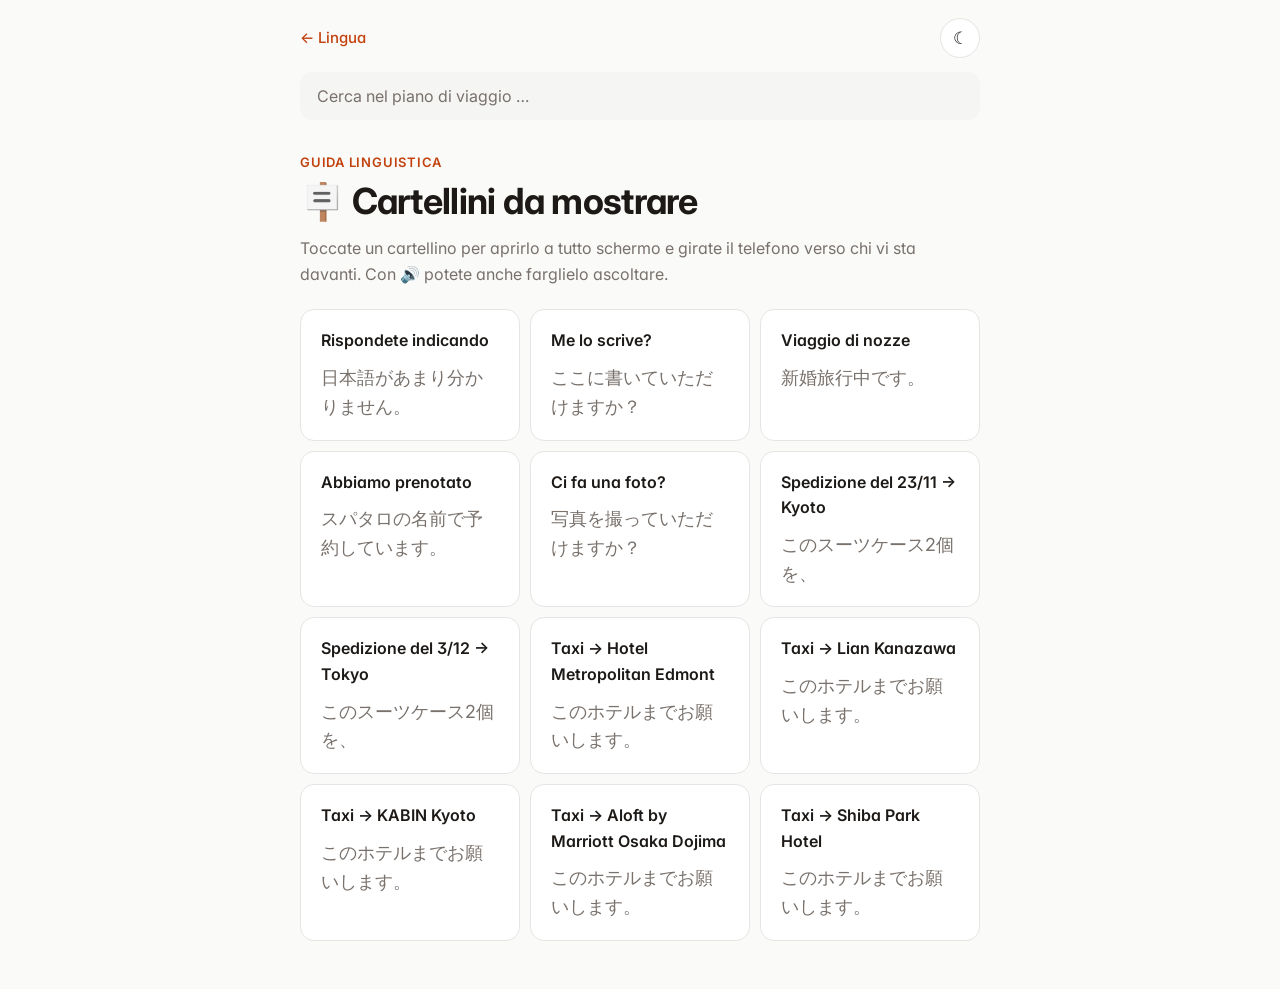
<file: cartellini.html>
<!doctype html>
<html lang="it">
<head>
<meta charset="utf-8">
<meta name="viewport" content="width=device-width, initial-scale=1, viewport-fit=cover">
<title>Cartellini — Giapponese</title>
<script>try{var t=localStorage.getItem("theme");if(t)document.documentElement.setAttribute("data-theme",t);}catch(e){}</script>
<link rel="icon" href="data:image/svg+xml,%3Csvg xmlns='http://www.w3.org/2000/svg' viewBox='0 0 10 10'%3E%3Ccircle cx='5' cy='5' r='4' fill='%23c2410c'/%3E%3C/svg%3E">
<link rel="preconnect" href="https://fonts.gstatic.com" crossorigin>
<link href="https://fonts.googleapis.com/css2?family=Inter:wght@400;500;600;700&display=swap" rel="stylesheet">
<link rel="stylesheet" href="style.css">
</head>
<body>

<header class="top top-sm">
  <div class="top-bar">
    <a href="lingua.html" class="back">← Lingua</a>
    <button id="theme-toggle" class="icon-btn" type="button" aria-label="Cambia tema"></button>
  </div>
  <div id="global-search" class="global-search"></div>
</header>
<main>
  <div class="day-header">
    <div class="eyebrow">Guida linguistica</div>
    <h1>🪧 Cartellini da mostrare</h1>
    <p class="lg-intro">Toccate un cartellino per aprirlo a tutto schermo e girate il telefono verso chi vi sta davanti. Con 🔊 potete anche farglielo ascoltare.</p>
  </div>
  <div id="lg-cardlist" class="lg-cardlinks"></div>
</main>

<div id="lg-overlay" class="lg-overlay" hidden>
  <div id="lg-ov-body" class="lg-ov-body"></div>
  <div class="lg-ov-bar">
    <button type="button" id="lg-ov-say" class="link-btn" data-say="">🔊 Fai ascoltare</button>
    <button type="button" id="lg-ov-close" class="link-btn">✕ Chiudi</button>
  </div>
</div>

<script src="data.js"></script>
<script src="app.js"></script>
<script src="lingua-data.js"></script>
<script src="lingua.js"></script>
<script>lgInit(); renderCartellini(); renderSearch(); initTheme();</script>
</body>
</html>
</file>
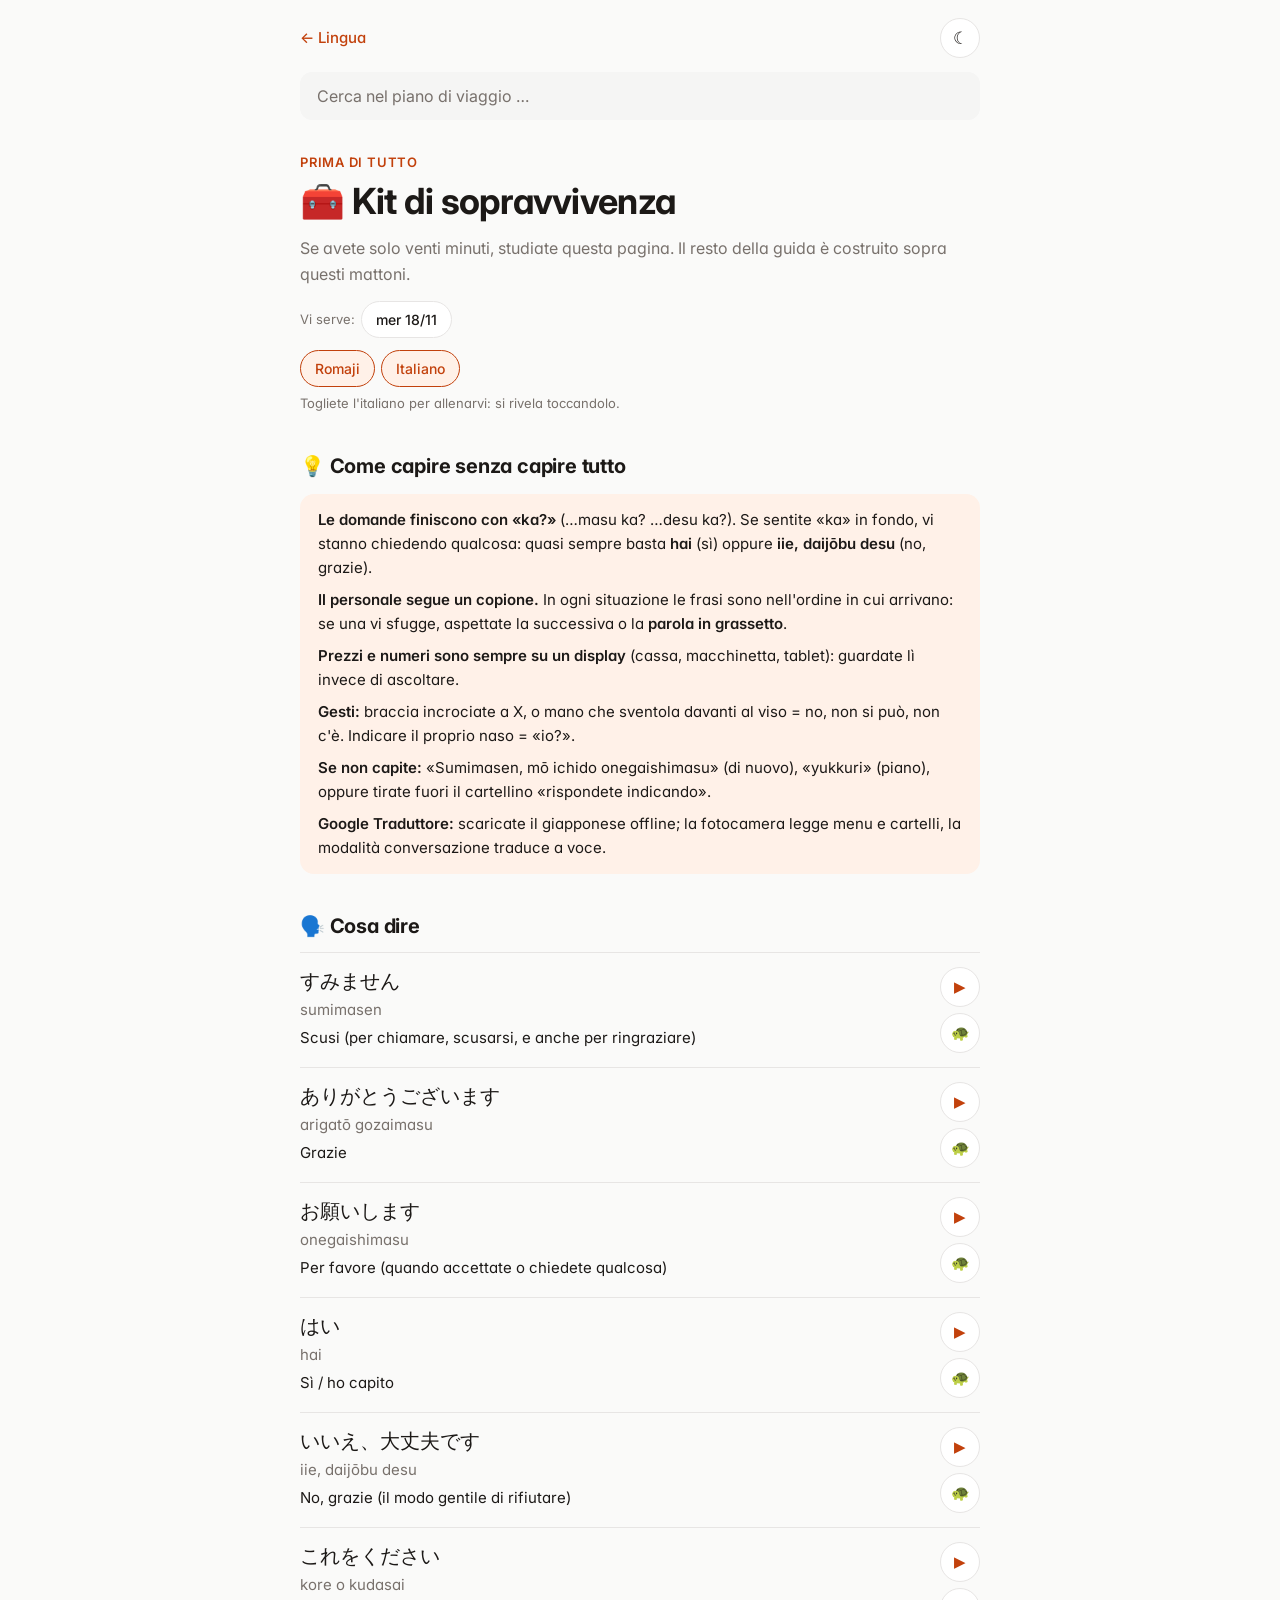
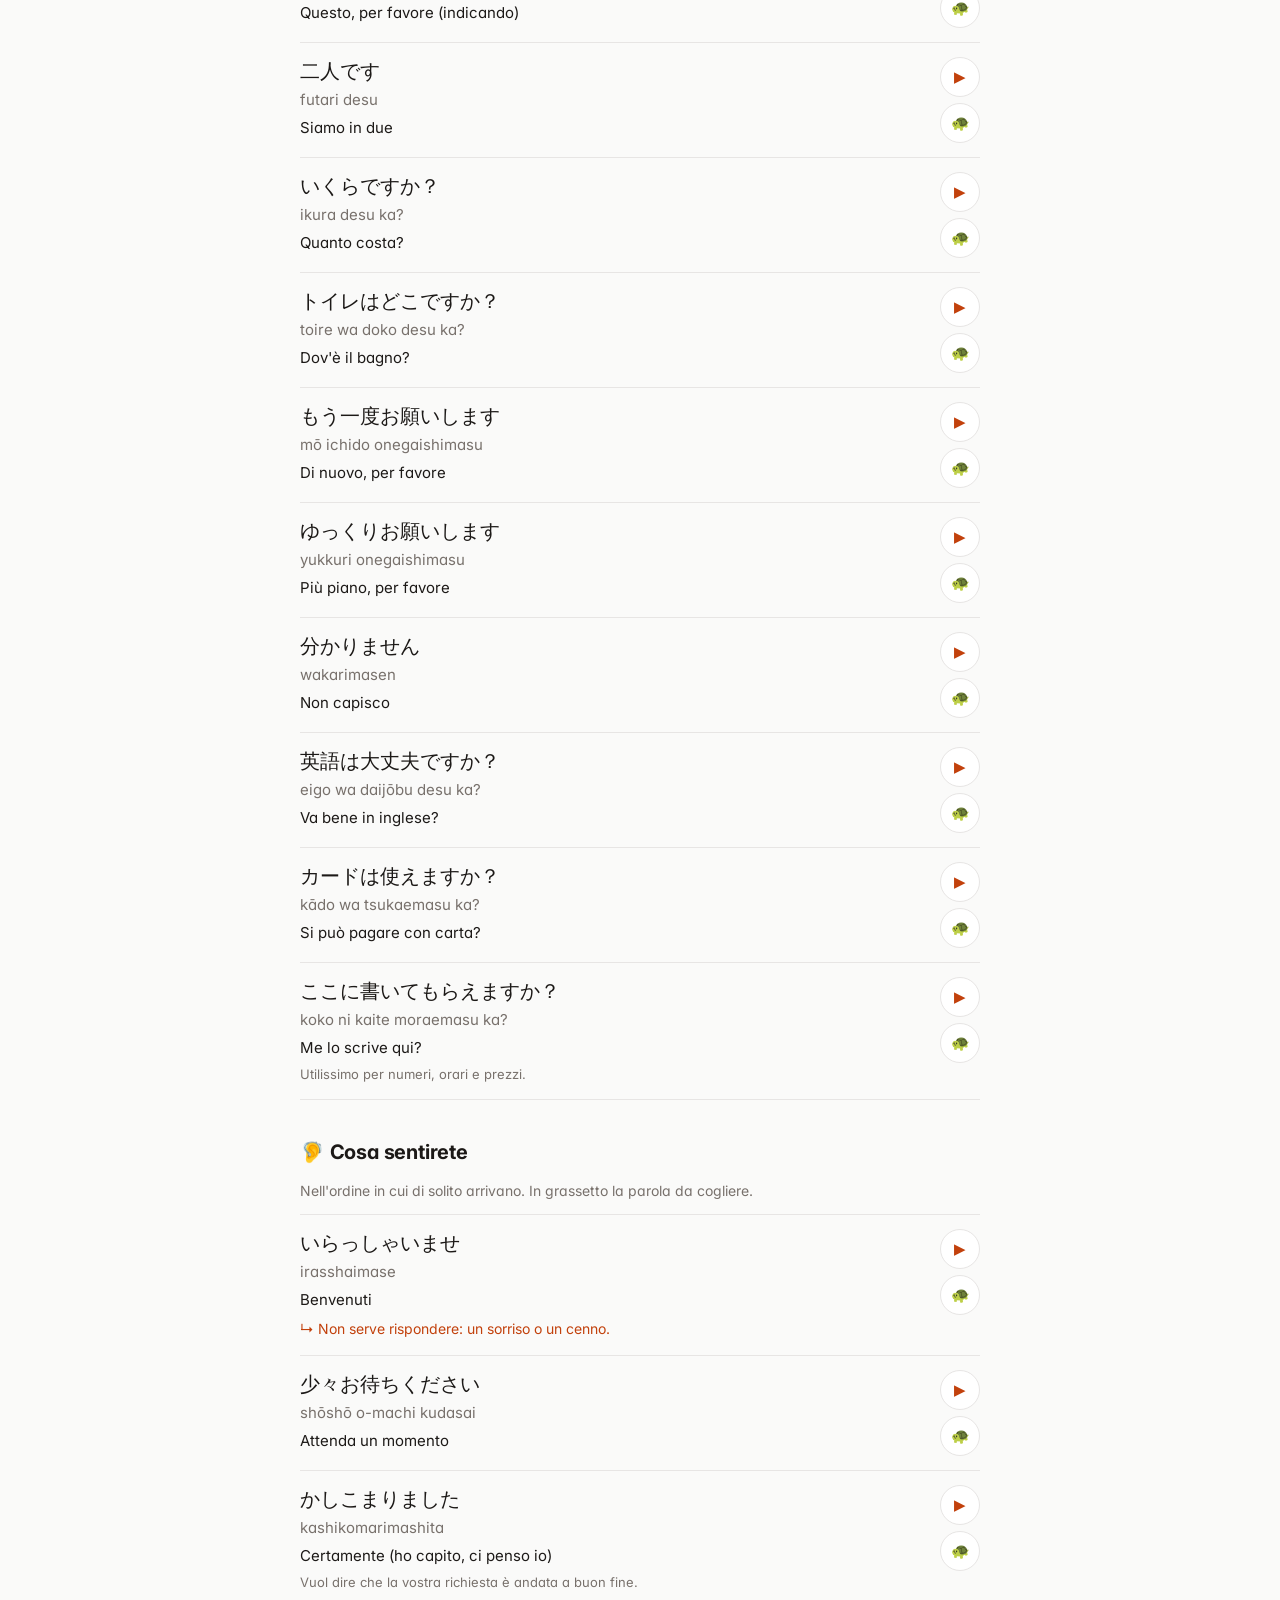
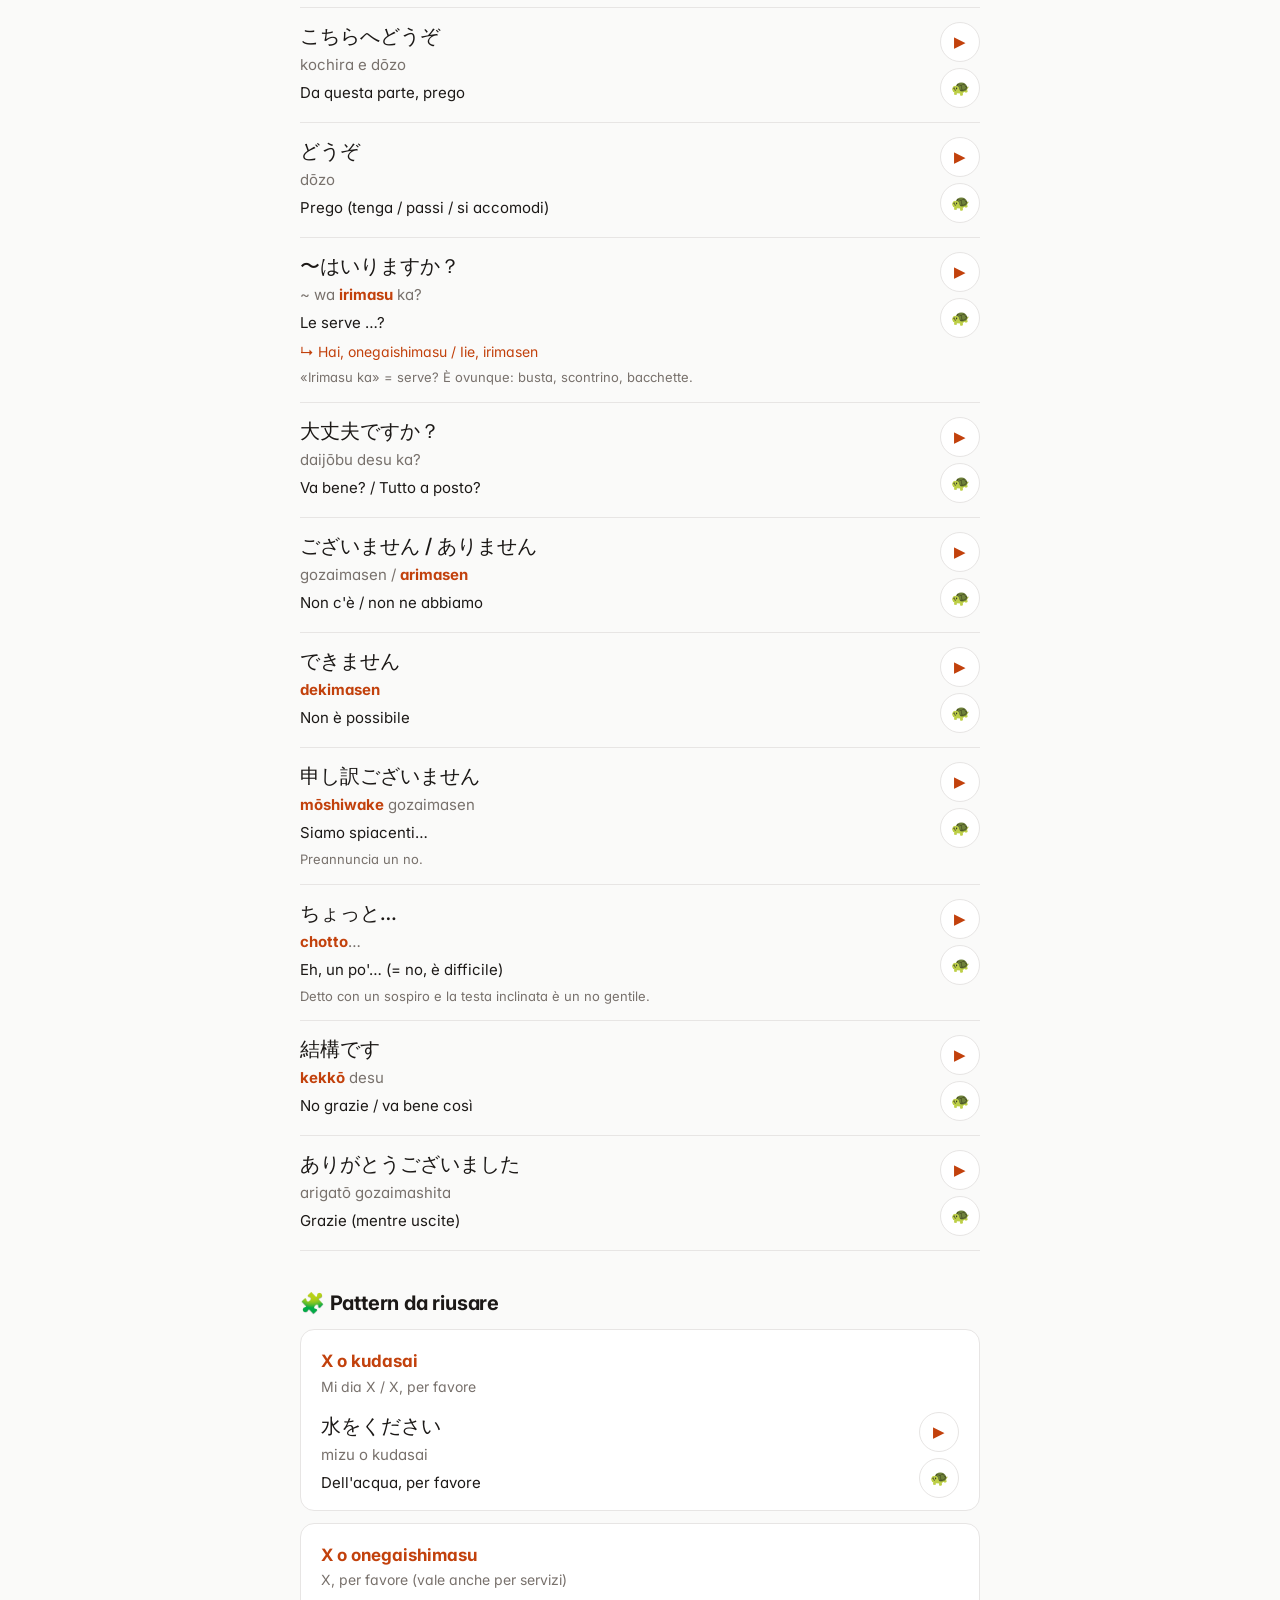
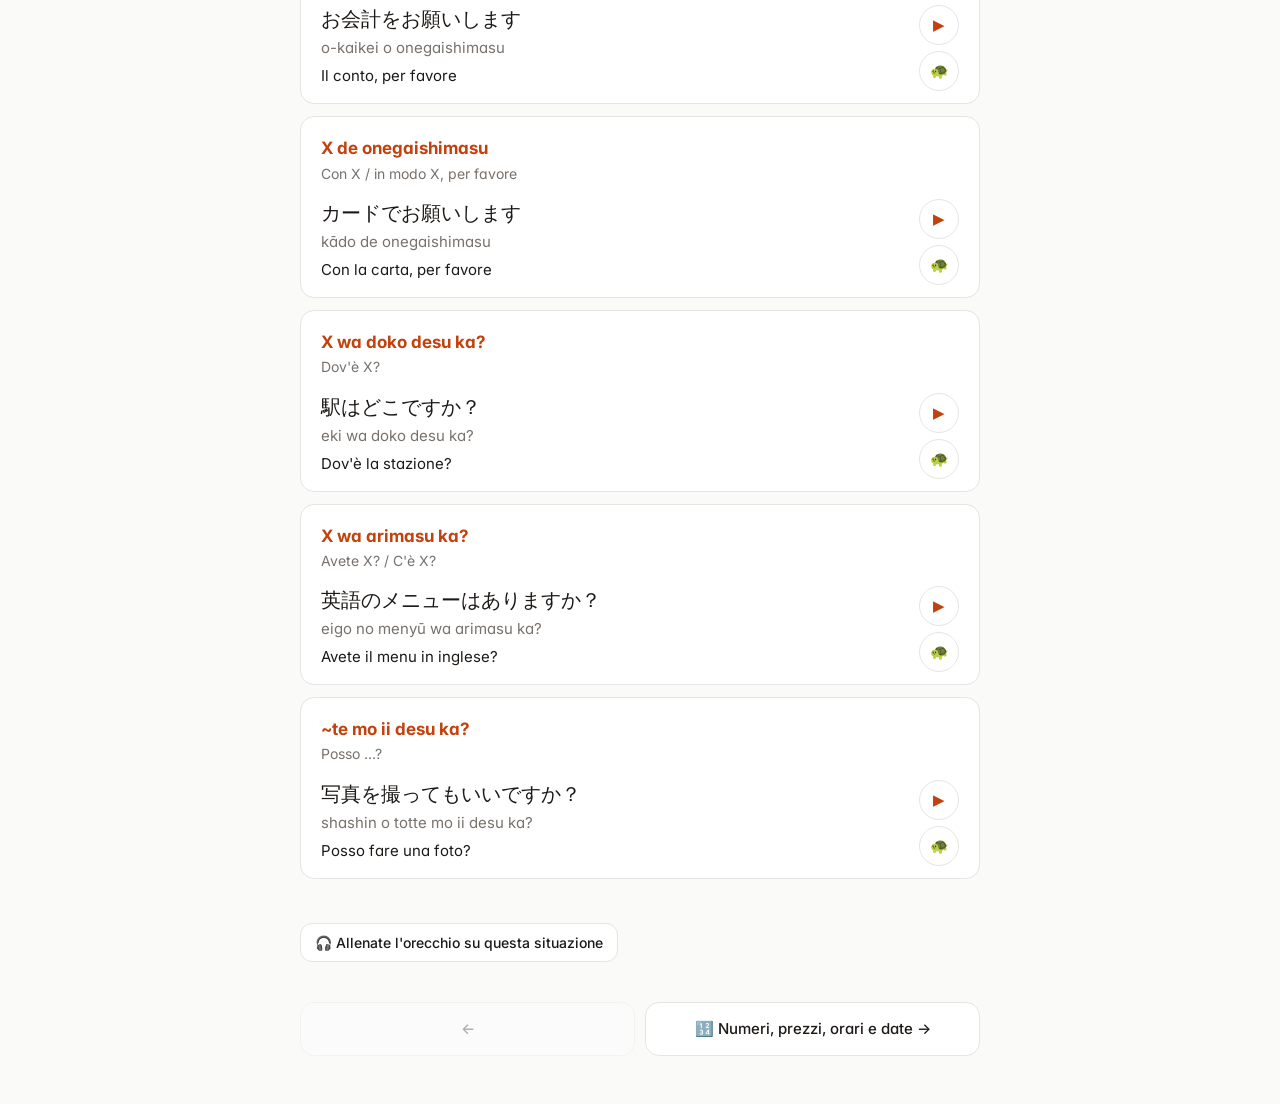
<file: frasi.html>
<!doctype html>
<html lang="it">
<head>
<meta charset="utf-8">
<meta name="viewport" content="width=device-width, initial-scale=1, viewport-fit=cover">
<title>Frasi — Giapponese</title>
<script>try{var t=localStorage.getItem("theme");if(t)document.documentElement.setAttribute("data-theme",t);}catch(e){}</script>
<link rel="icon" href="data:image/svg+xml,%3Csvg xmlns='http://www.w3.org/2000/svg' viewBox='0 0 10 10'%3E%3Ccircle cx='5' cy='5' r='4' fill='%23c2410c'/%3E%3C/svg%3E">
<link rel="preconnect" href="https://fonts.gstatic.com" crossorigin>
<link href="https://fonts.googleapis.com/css2?family=Inter:wght@400;500;600;700&display=swap" rel="stylesheet">
<link rel="stylesheet" href="style.css">
</head>
<body>

<header class="top top-sm">
  <div class="top-bar">
    <a href="lingua.html" class="back">← Lingua</a>
    <button id="theme-toggle" class="icon-btn" type="button" aria-label="Cambia tema"></button>
  </div>
  <div id="global-search" class="global-search"></div>
</header>
<main>
  <div class="day-header">
    <div class="eyebrow" id="lg-eyebrow"></div>
    <h1 id="lg-title"></h1>
    <p class="lg-intro" id="lg-intro"></p>
    <div class="chips lg-days" id="lg-days"></div>
  </div>

  <div id="lg-voice" class="callout" hidden></div>
  <div class="chips lg-toggles" id="lg-toggles"></div>

  <div id="lg-body"></div>

  <nav class="day-nav">
    <a id="nav-prev" href="#">←</a>
    <a id="nav-next" href="#">→</a>
  </nav>
</main>

<script src="data.js"></script>
<script src="app.js"></script>
<script src="lingua-data.js"></script>
<script src="lingua.js"></script>
<script>lgInit(); renderSituazione(); renderSearch(); initTheme();</script>
</body>
</html>
</file>
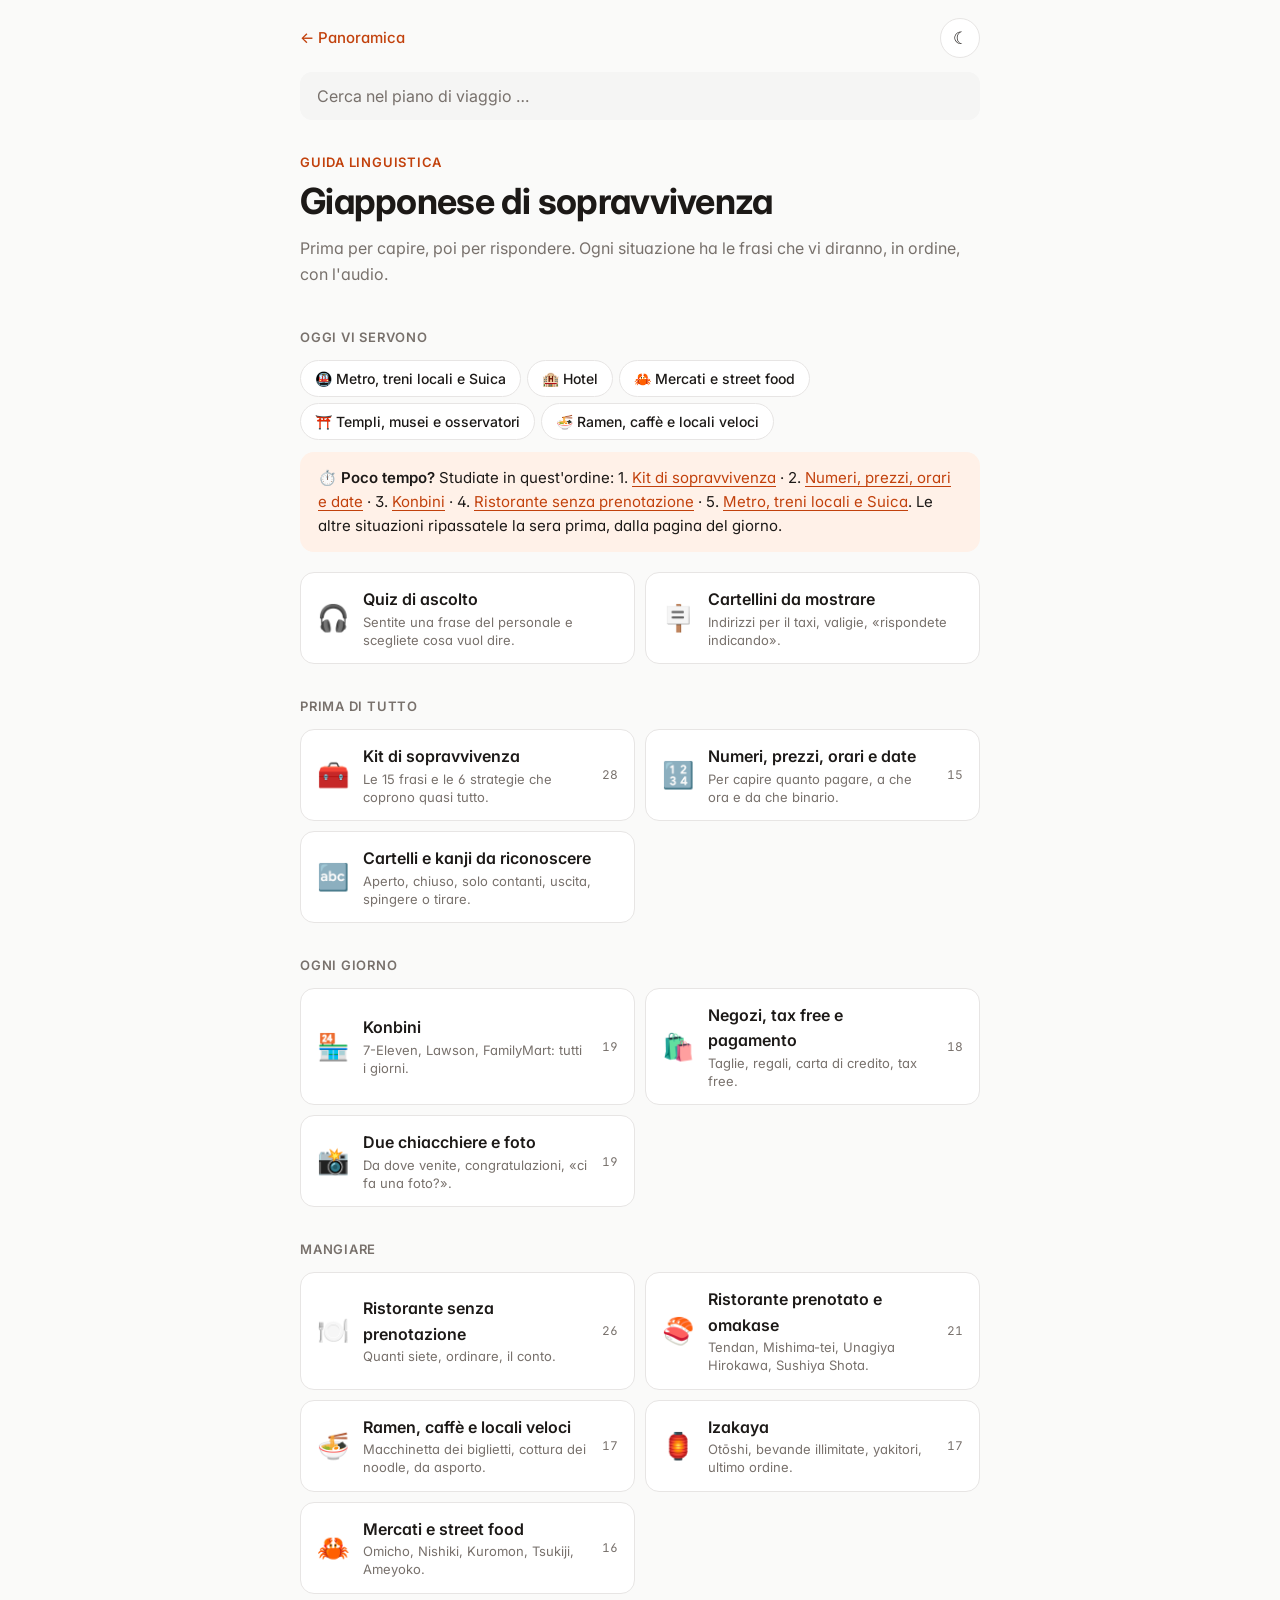
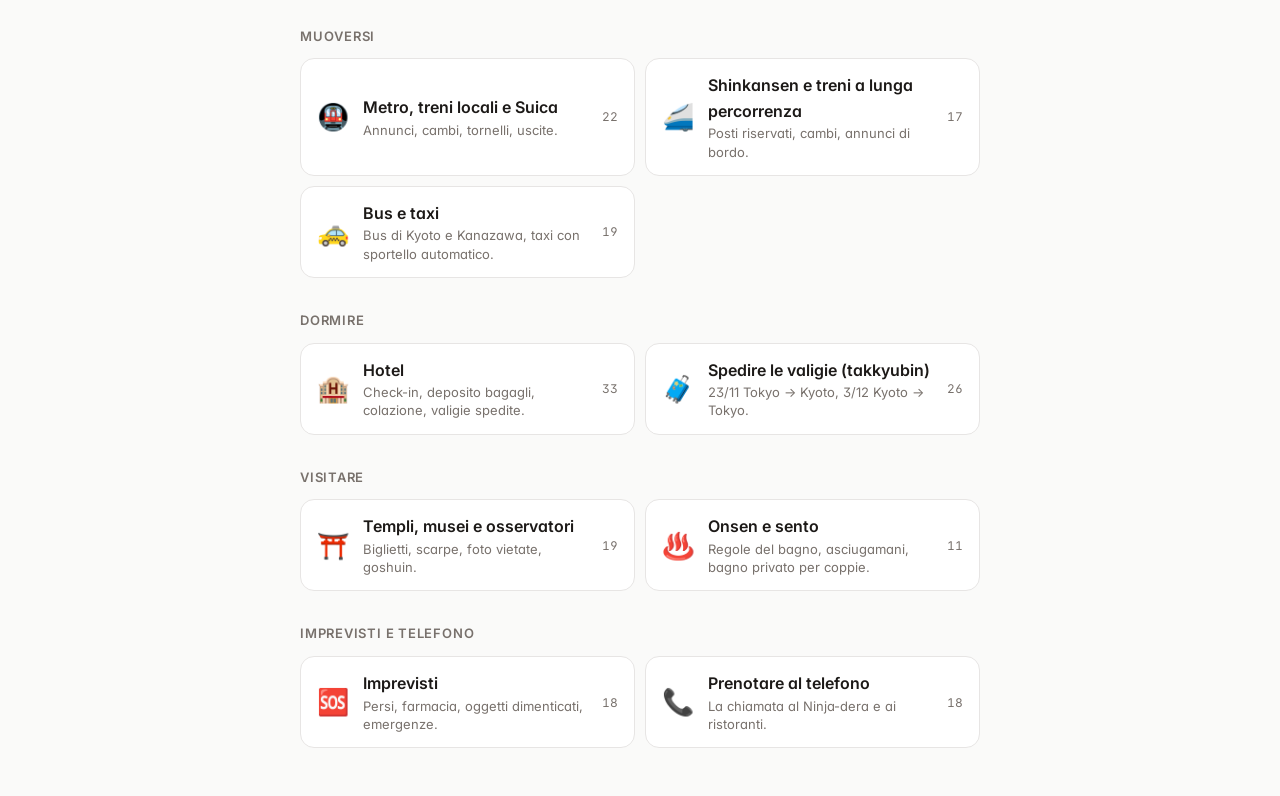
<file: lingua.html>
<!doctype html>
<html lang="it">
<head>
<meta charset="utf-8">
<meta name="viewport" content="width=device-width, initial-scale=1, viewport-fit=cover">
<title>Giapponese di sopravvivenza</title>
<script>try{var t=localStorage.getItem("theme");if(t)document.documentElement.setAttribute("data-theme",t);}catch(e){}</script>
<link rel="icon" href="data:image/svg+xml,%3Csvg xmlns='http://www.w3.org/2000/svg' viewBox='0 0 10 10'%3E%3Ccircle cx='5' cy='5' r='4' fill='%23c2410c'/%3E%3C/svg%3E">
<link rel="preconnect" href="https://fonts.gstatic.com" crossorigin>
<link href="https://fonts.googleapis.com/css2?family=Inter:wght@400;500;600;700&display=swap" rel="stylesheet">
<link rel="stylesheet" href="style.css">
</head>
<body>

<header class="top top-sm">
  <div class="top-bar">
    <a href="index.html" class="back">← Panoramica</a>
    <button id="theme-toggle" class="icon-btn" type="button" aria-label="Cambia tema"></button>
  </div>
  <div id="global-search" class="global-search"></div>
</header>
<main>
  <div class="day-header">
    <div class="eyebrow">Guida linguistica</div>
    <h1>Giapponese di sopravvivenza</h1>
    <p class="subtitle">Prima per capire, poi per rispondere. Ogni situazione ha le frasi che vi diranno, in ordine, con l'audio.</p>
  </div>

  <div id="lg-voice" class="callout" hidden></div>
  <div id="lg-oggi"></div>
  <div class="callout" id="lg-prio"></div>

  <div class="lg-tools">
    <a class="card lg-tool" href="quiz.html"><span class="lg-sit-e">🎧</span><span class="lg-sit-b"><b>Quiz di ascolto</b><span>Sentite una frase del personale e scegliete cosa vuol dire.</span></span></a>
    <a class="card lg-tool" href="cartellini.html"><span class="lg-sit-e">🪧</span><span class="lg-sit-b"><b>Cartellini da mostrare</b><span>Indirizzi per il taxi, valigie, «rispondete indicando».</span></span></a>
  </div>

  <div id="lg-groups"></div>
</main>

<script src="data.js"></script>
<script src="app.js"></script>
<script src="lingua-data.js"></script>
<script src="lingua.js"></script>
<script>lgInit(); renderLinguaIndex(); renderSearch(); initTheme();</script>
</body>
</html>
</file>
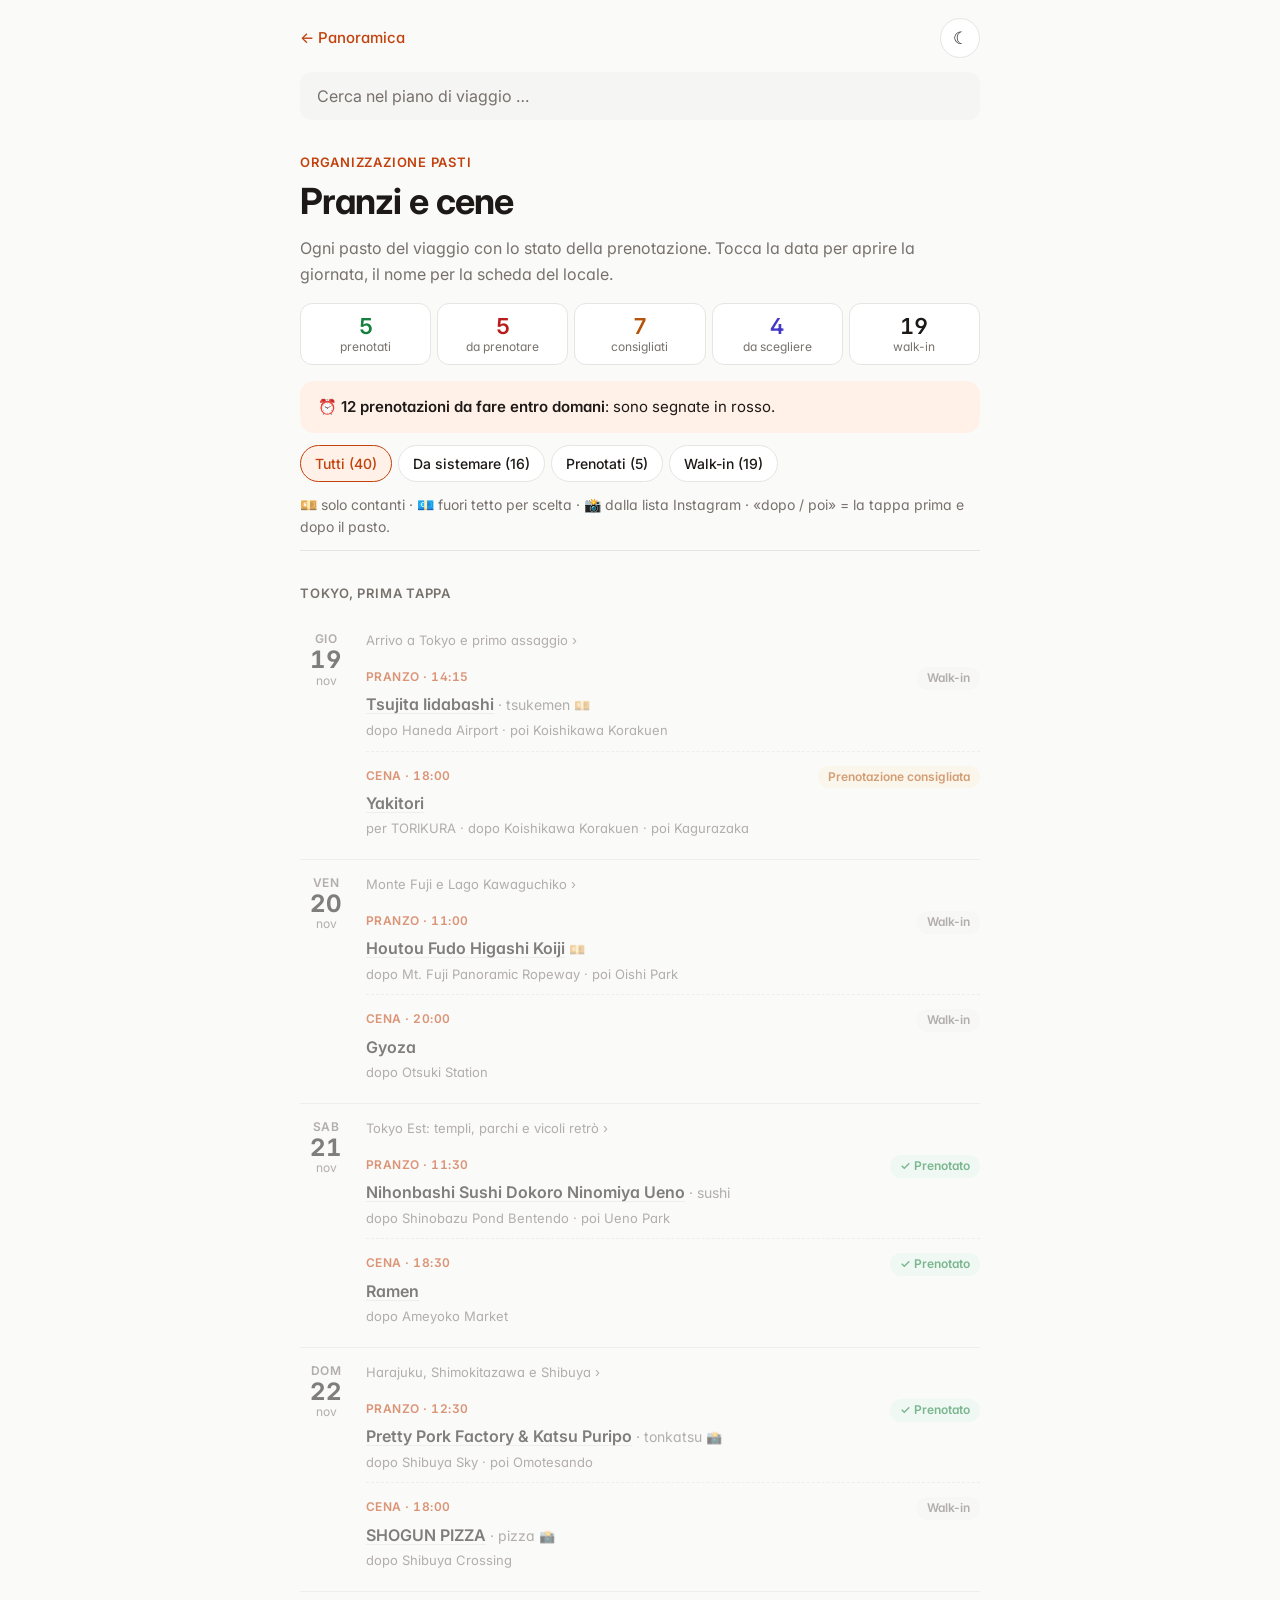
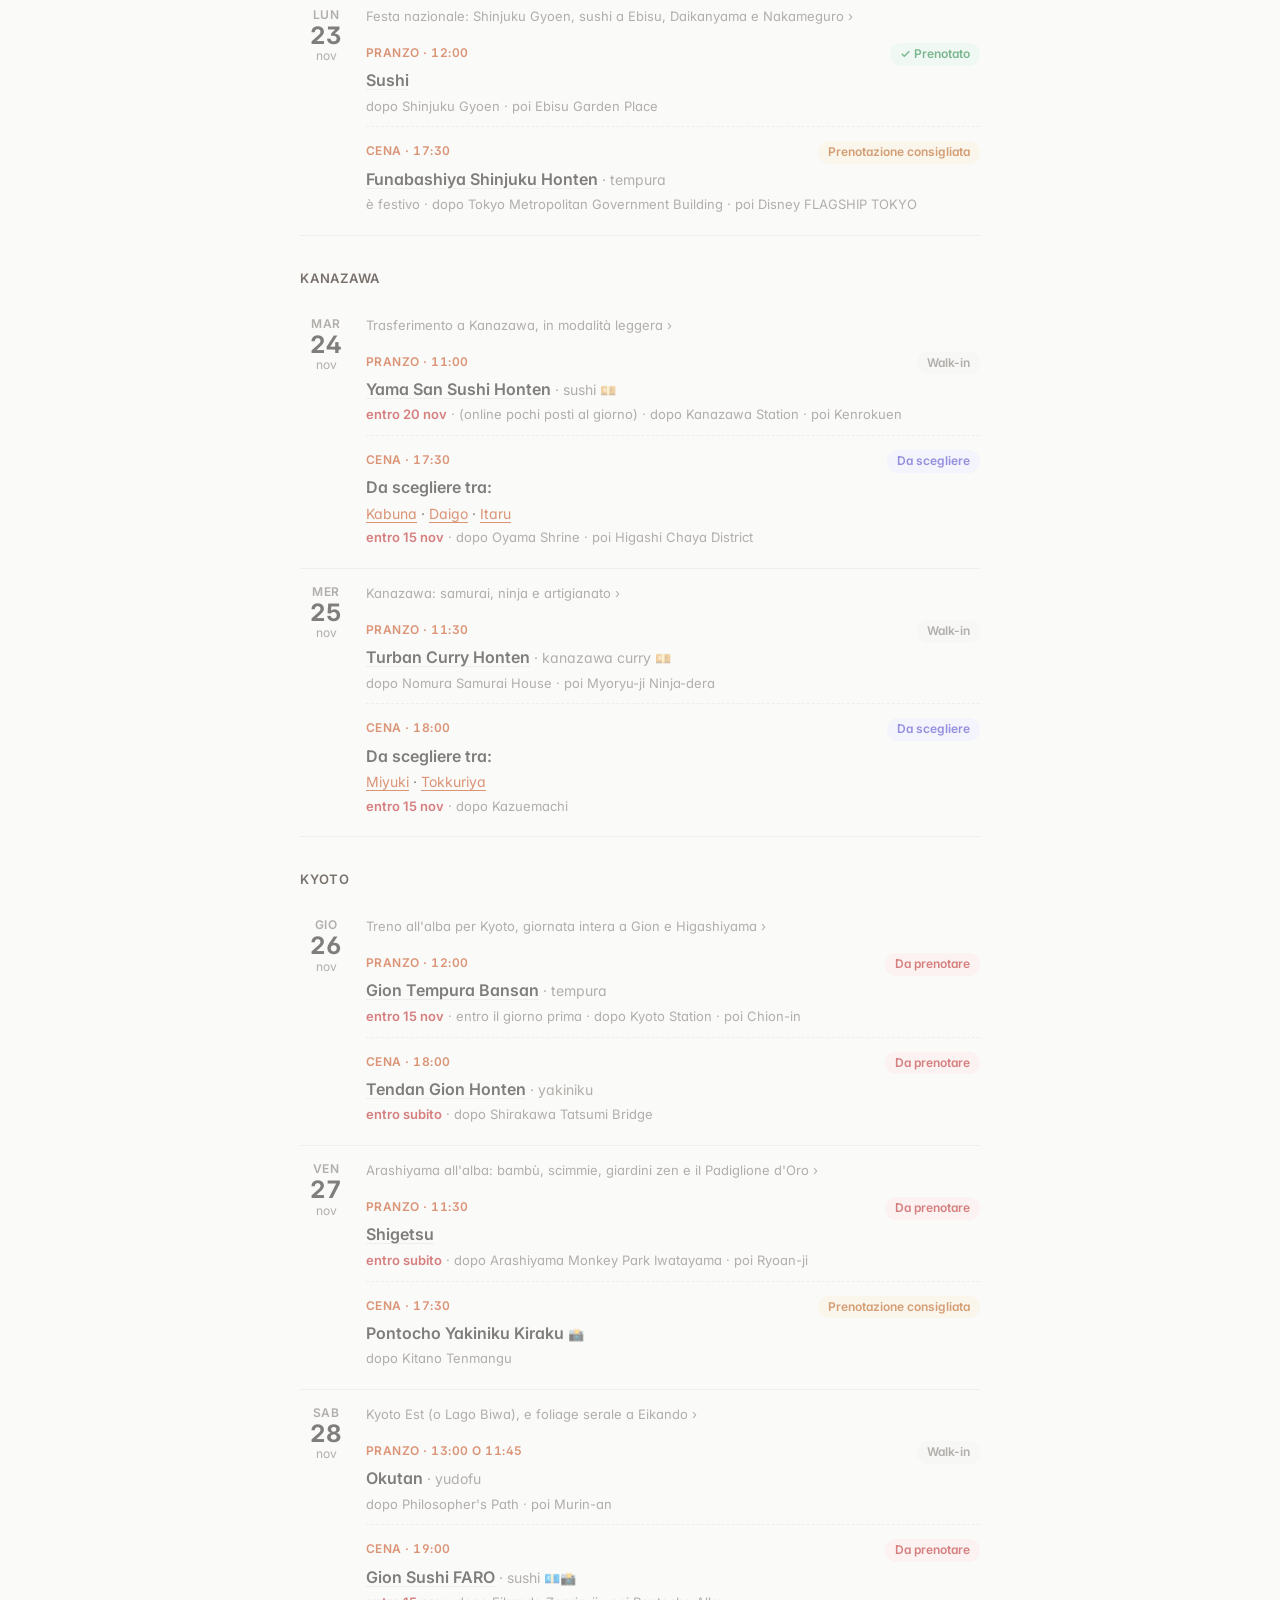
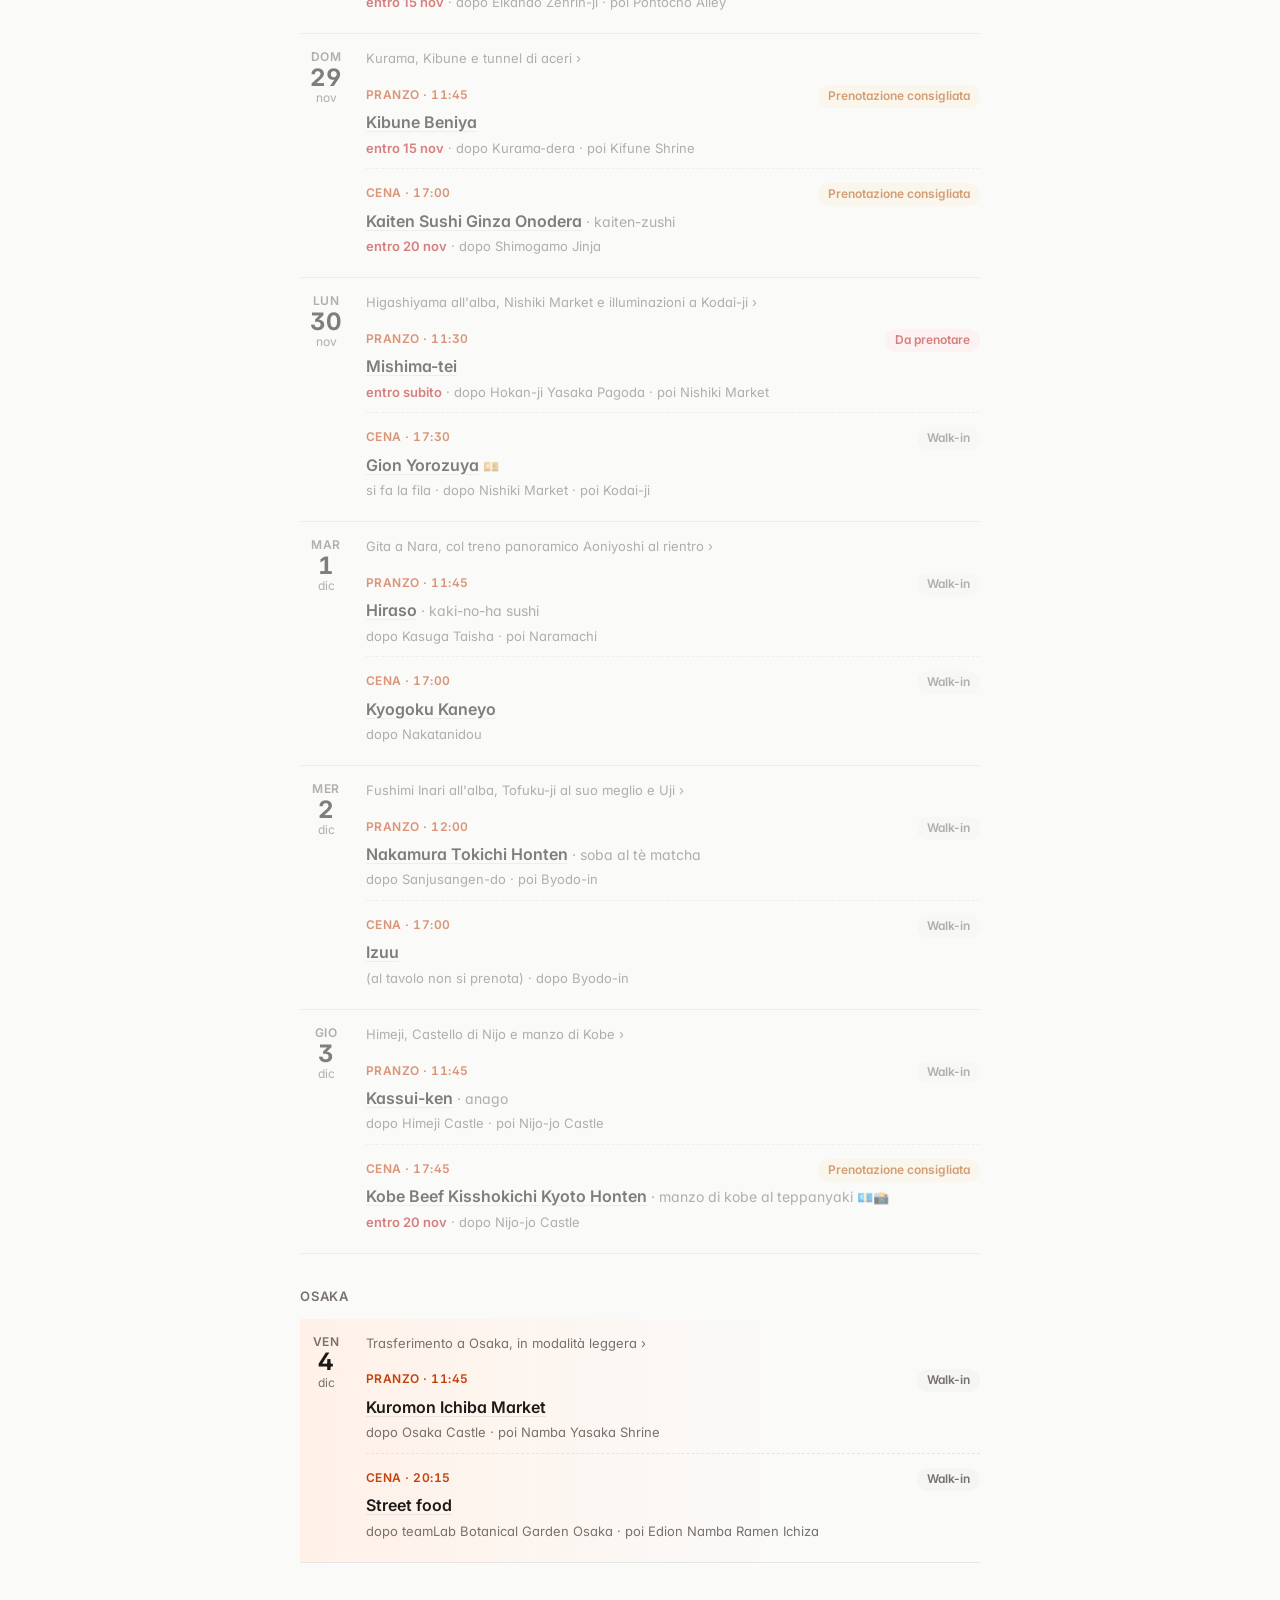
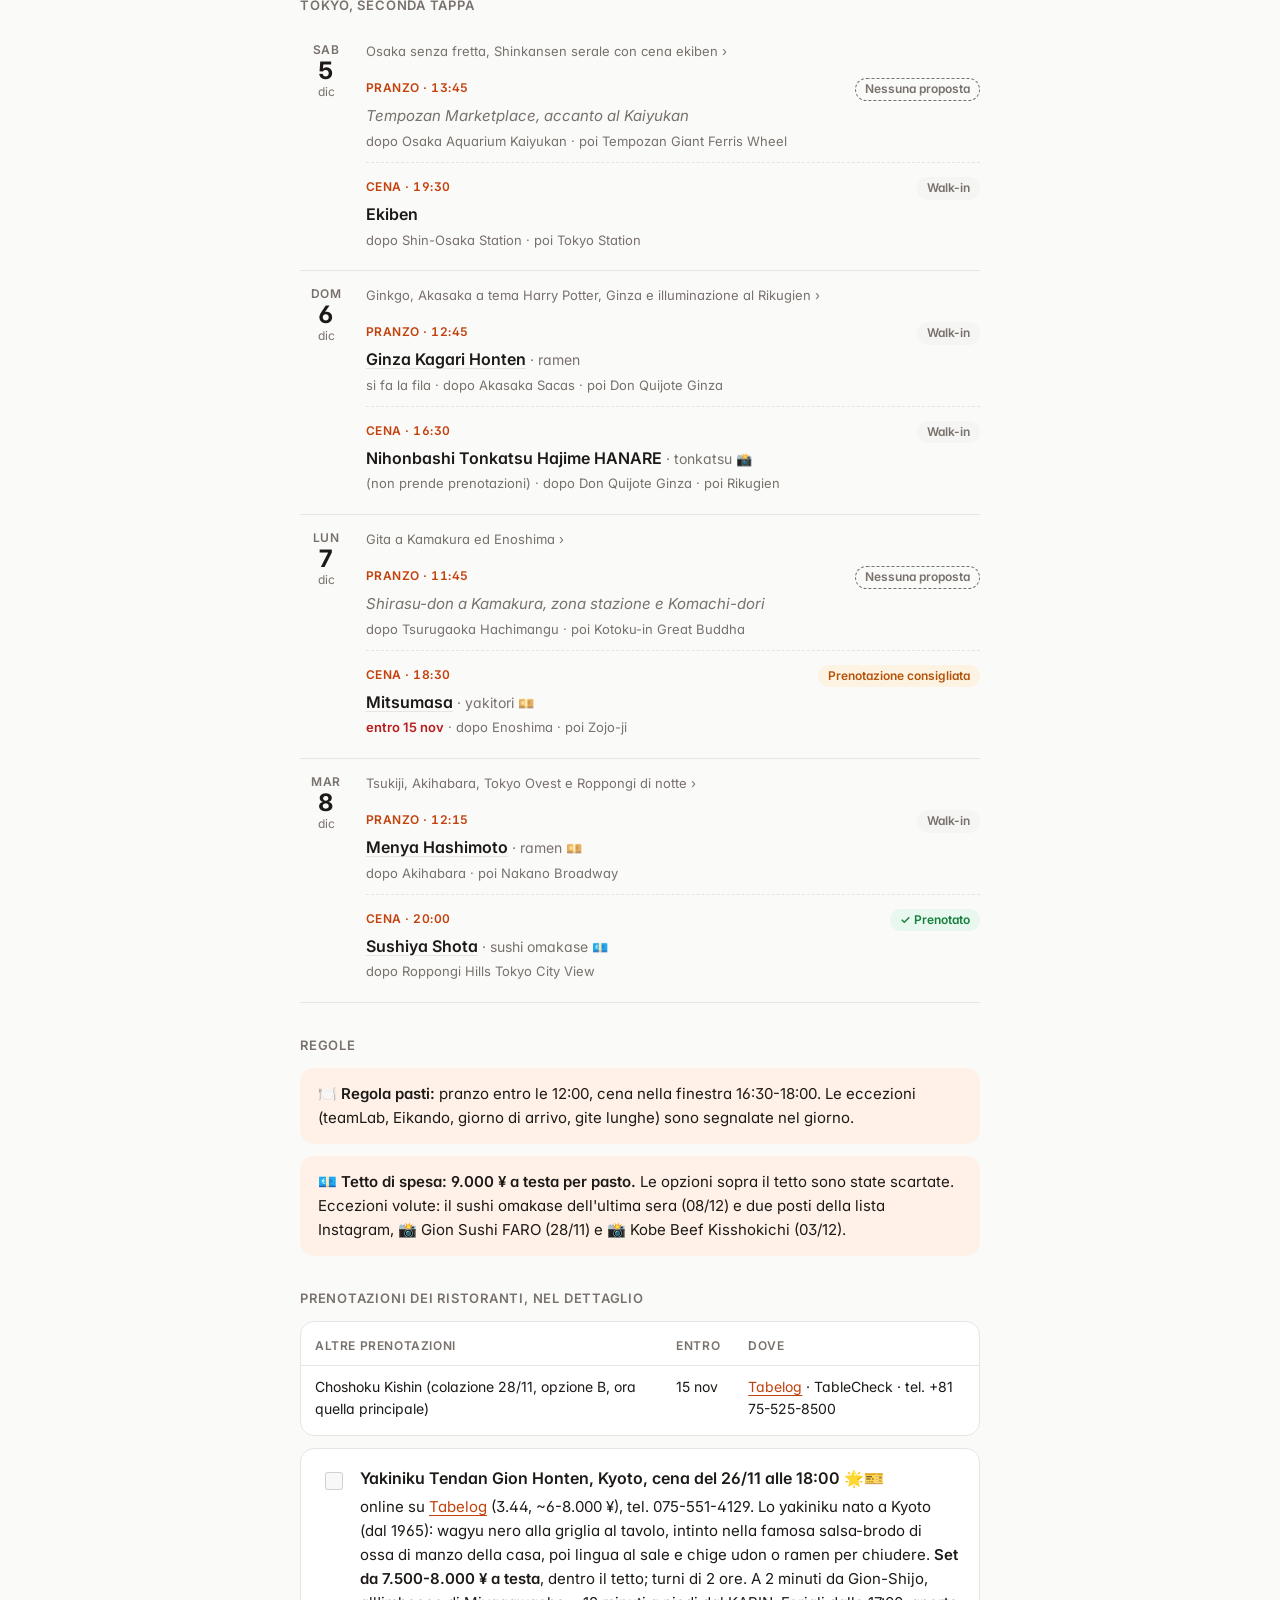
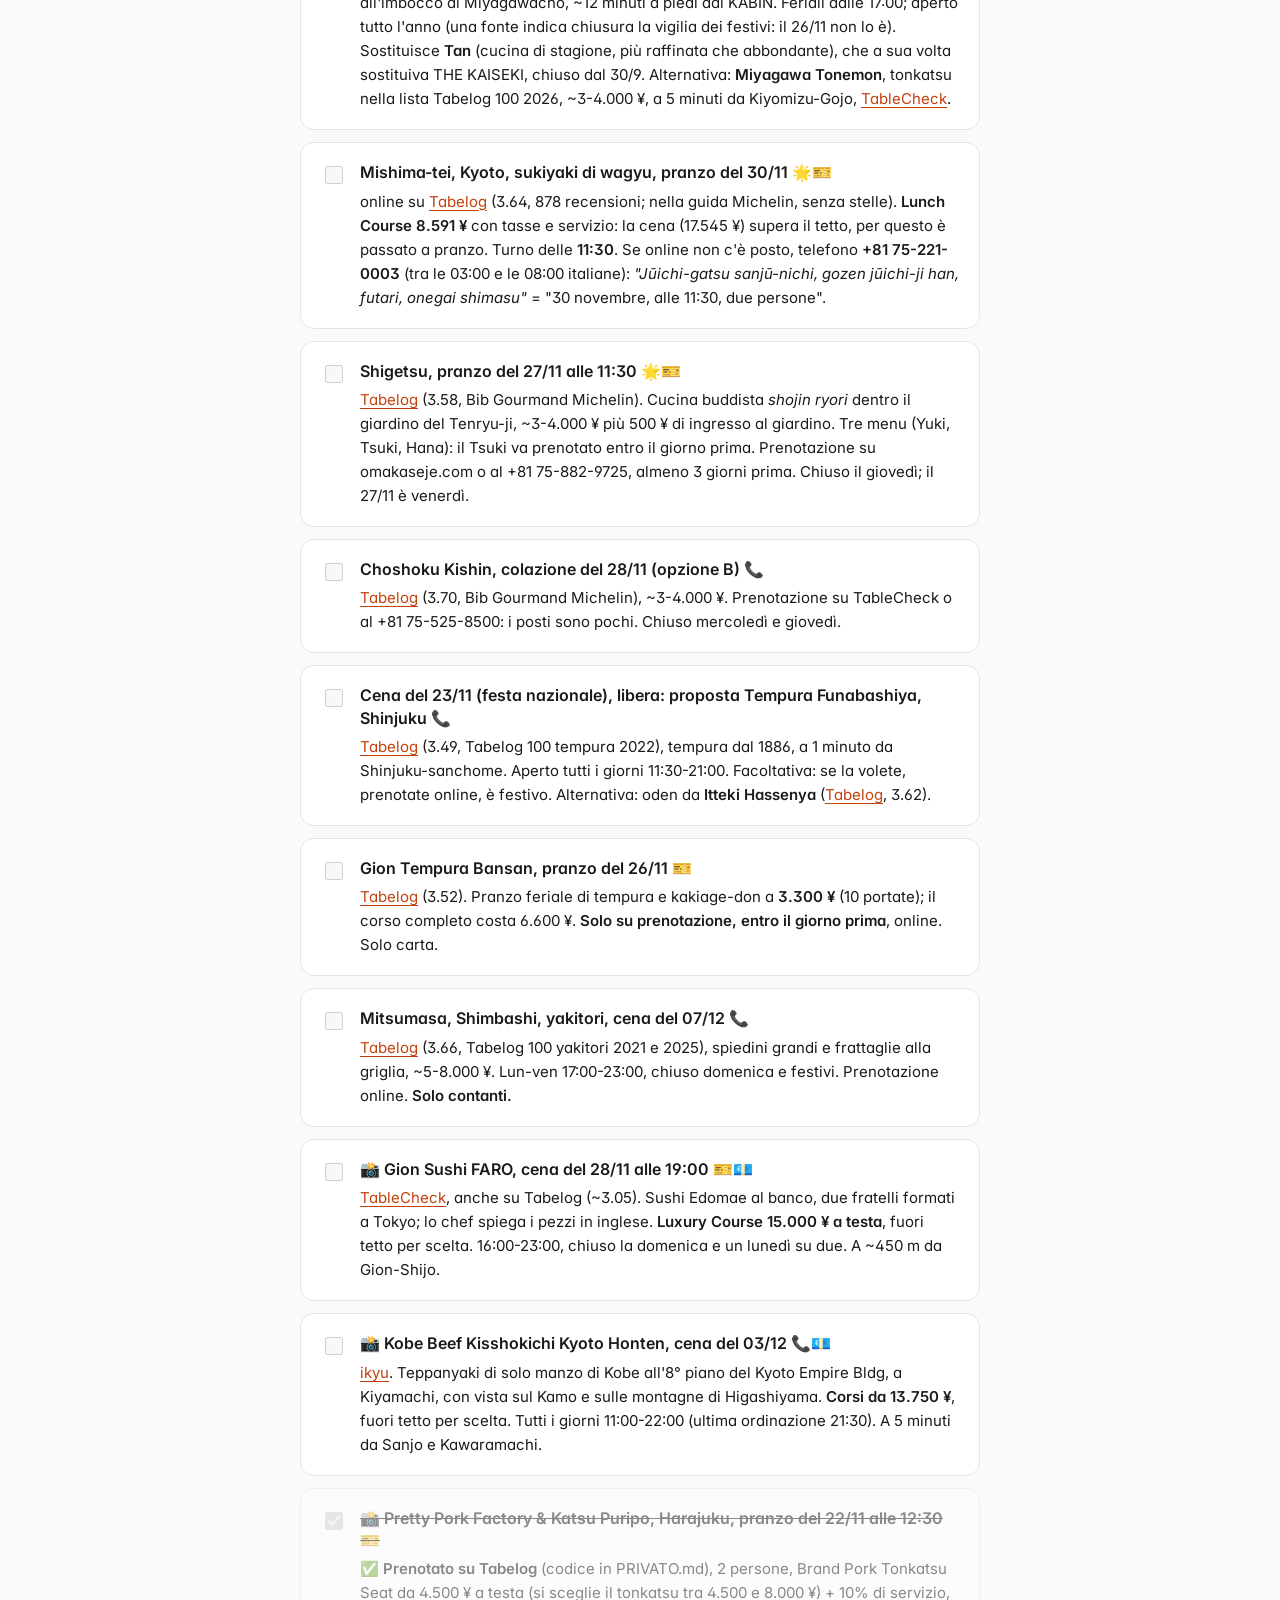
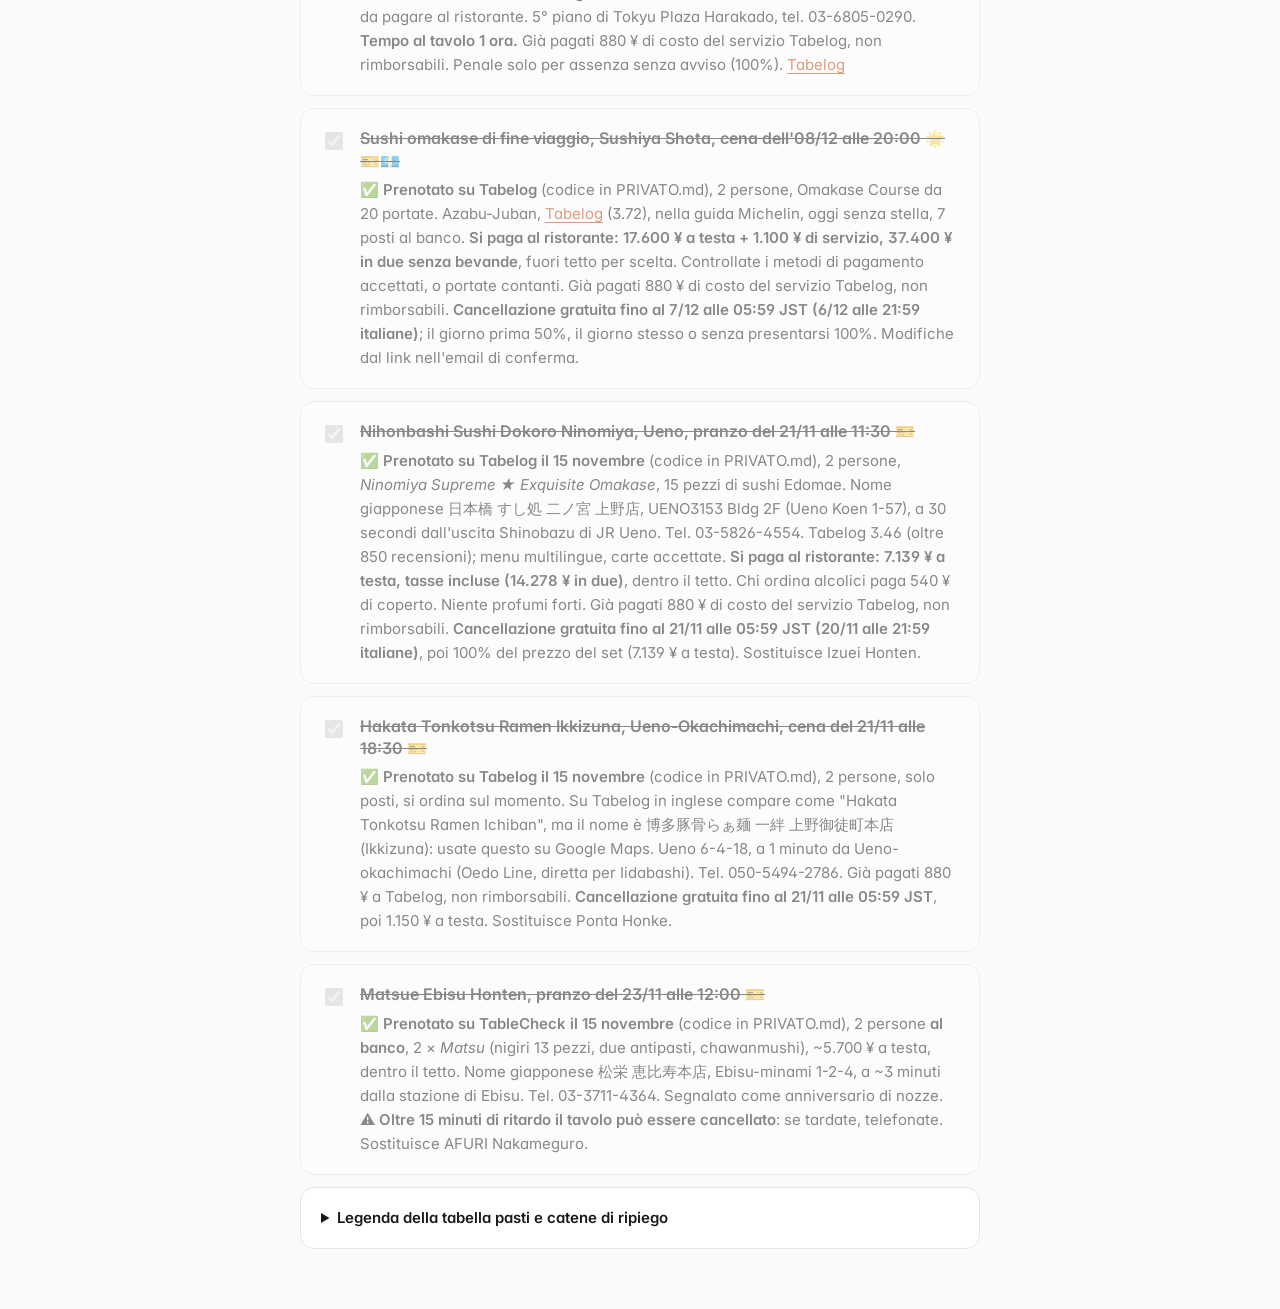
<file: pasti.html>
<!doctype html>
<html lang="it">
<head>
<meta charset="utf-8">
<meta name="viewport" content="width=device-width, initial-scale=1, viewport-fit=cover">
<title>Pasti — Giappone</title>
<script>try{var t=localStorage.getItem("theme");if(t)document.documentElement.setAttribute("data-theme",t);}catch(e){}</script>
<link rel="icon" href="data:image/svg+xml,%3Csvg xmlns='http://www.w3.org/2000/svg' viewBox='0 0 10 10'%3E%3Ccircle cx='5' cy='5' r='4' fill='%23c2410c'/%3E%3C/svg%3E">
<link rel="preconnect" href="https://fonts.gstatic.com" crossorigin>
<link href="https://fonts.googleapis.com/css2?family=Inter:wght@400;500;600;700&display=swap" rel="stylesheet">
<link rel="stylesheet" href="style.css">
</head>
<body>

<header class="top top-sm">
  <div class="top-bar">
    <a href="index.html" class="back">← Panoramica</a>
    <button id="theme-toggle" class="icon-btn" type="button" aria-label="Cambia tema"></button>
  </div>
  <div id="global-search" class="global-search"></div>
</header>

<main>
  <div class="day-header">
    <div class="eyebrow">Organizzazione pasti</div>
    <h1>Pranzi e cene</h1>
    <p class="subtitle">Ogni pasto del viaggio con lo stato della prenotazione. Tocca la data per aprire la giornata, il nome per la scheda del locale.</p>
  </div>

  <div id="pt-summary" class="pt-summary"></div>
  <div id="pt-urgenti" class="callout" hidden></div>
  <div id="pt-filtri" class="chips"></div>
  <p class="hint">💴 solo contanti · 💶 fuori tetto per scelta · 📸 dalla lista Instagram · «dopo / poi» = la tappa prima e dopo il pasto.</p>

  <div id="pt-table" class="pt-table"></div>

  <h2 class="sub-h">Regole</h2>
  <div id="pt-regole"></div>

  <h2 class="sub-h">Prenotazioni dei ristoranti, nel dettaglio</h2>
  <div id="pt-prenotazioni"></div>

  <div id="pt-legenda"></div>
</main>

<script src="data.js"></script>
<script src="app.js"></script>
<script>renderPasti(); renderSearch(); initTheme();</script>
</body>
</html>
</file>
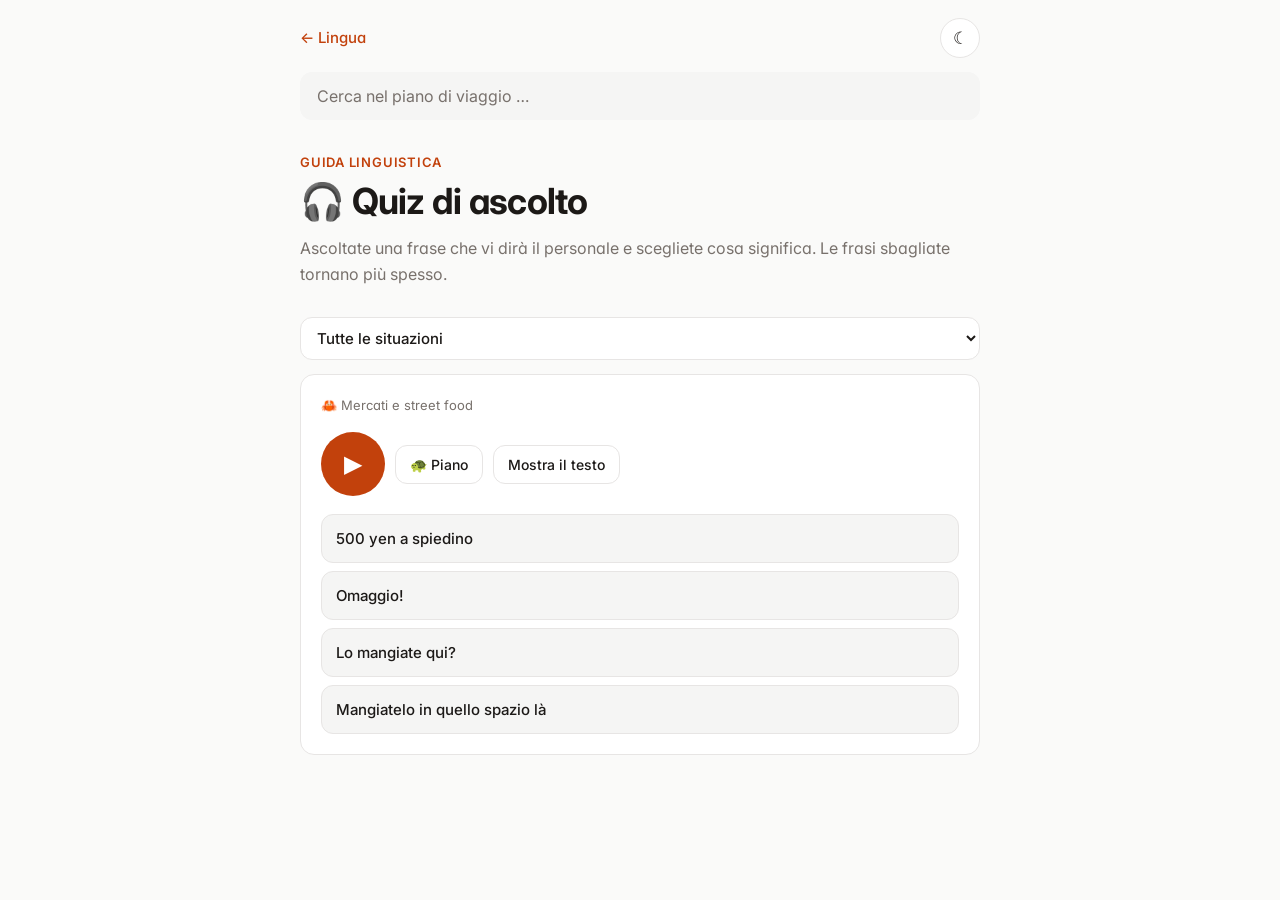
<file: quiz.html>
<!doctype html>
<html lang="it">
<head>
<meta charset="utf-8">
<meta name="viewport" content="width=device-width, initial-scale=1, viewport-fit=cover">
<title>Quiz di ascolto — Giapponese</title>
<script>try{var t=localStorage.getItem("theme");if(t)document.documentElement.setAttribute("data-theme",t);}catch(e){}</script>
<link rel="icon" href="data:image/svg+xml,%3Csvg xmlns='http://www.w3.org/2000/svg' viewBox='0 0 10 10'%3E%3Ccircle cx='5' cy='5' r='4' fill='%23c2410c'/%3E%3C/svg%3E">
<link rel="preconnect" href="https://fonts.gstatic.com" crossorigin>
<link href="https://fonts.googleapis.com/css2?family=Inter:wght@400;500;600;700&display=swap" rel="stylesheet">
<link rel="stylesheet" href="style.css">
</head>
<body>

<header class="top top-sm">
  <div class="top-bar">
    <a href="lingua.html" class="back">← Lingua</a>
    <button id="theme-toggle" class="icon-btn" type="button" aria-label="Cambia tema"></button>
  </div>
  <div id="global-search" class="global-search"></div>
</header>
<main>
  <div class="day-header">
    <div class="eyebrow">Guida linguistica</div>
    <h1>🎧 Quiz di ascolto</h1>
    <p class="lg-intro">Ascoltate una frase che vi dirà il personale e scegliete cosa significa. Le frasi sbagliate tornano più spesso.</p>
  </div>

  <div id="q-voice" class="callout" hidden></div>
  <select id="q-filter" class="field lg-q-filter" aria-label="Situazione"></select>

  <div class="card lg-quiz">
    <div class="lg-q-meta"><span id="q-sit"></span><span id="q-score"></span></div>
    <div class="lg-q-play">
      <button type="button" id="q-play" class="lg-q-big" aria-label="Ascolta">▶</button>
      <button type="button" id="q-slow" class="link-btn">🐢 Piano</button>
      <button type="button" id="q-text" class="link-btn">Mostra il testo</button>
    </div>
    <div id="q-shown" class="lg-q-shown" hidden></div>
    <div id="q-opts" class="lg-q-opts"></div>
    <div id="q-fb" class="lg-q-fb" hidden></div>
    <button type="button" id="q-next" class="link-btn lg-q-next" hidden>Avanti →</button>
  </div>
</main>

<script src="data.js"></script>
<script src="app.js"></script>
<script src="lingua-data.js"></script>
<script src="lingua.js"></script>
<script>lgInit(); renderQuiz(); renderSearch(); initTheme();</script>
</body>
</html>
</file>
<file: style.css>
/* Viaggio in Giappone — minimale: un font, una tinta d'accento, linee sottili. */

:root {
  --bg: #fafaf9; --surface: #ffffff; --text: #1c1917; --muted: #78716c;
  --line: #e7e5e4; --soft: #f5f5f4; --accent: #c2410c; --accent-soft: #fff1e8;
  --ok: #15803d; --ok-soft: #e9f8ef; --warn: #b45309; --warn-soft: #fdf3e2;
  --todo: #b91c1c; --todo-soft: #fdeceb; --open: #4338ca; --open-soft: #eef0ff;
  --radius: 14px;
  --font: "Inter", -apple-system, BlinkMacSystemFont, "Segoe UI", Roboto, sans-serif;
  color-scheme: light;
}
@media (prefers-color-scheme: dark) {
  :root:not([data-theme="light"]) {
    --bg: #0c0a09; --surface: #171412; --text: #f5f5f4; --muted: #a8a29e;
    --line: #2a2522; --soft: #1f1b18; --accent: #fb923c; --accent-soft: #2a1a10;
    --ok: #4ade80; --ok-soft: #10251a; --warn: #fbbf24; --warn-soft: #2a210c;
    --todo: #f87171; --todo-soft: #2c1515; --open: #a5b4fc; --open-soft: #1b1d36;
    color-scheme: dark;
  }
}
:root[data-theme="dark"] {
  --bg: #0c0a09; --surface: #171412; --text: #f5f5f4; --muted: #a8a29e;
  --line: #2a2522; --soft: #1f1b18; --accent: #fb923c; --accent-soft: #2a1a10;
  --ok: #4ade80; --ok-soft: #10251a; --warn: #fbbf24; --warn-soft: #2a210c;
  --todo: #f87171; --todo-soft: #2c1515; --open: #a5b4fc; --open-soft: #1b1d36;
  color-scheme: dark;
}

* { box-sizing: border-box; }
html { scroll-behavior: smooth; -webkit-text-size-adjust: 100%; }
body {
  margin: 0; background: var(--bg); color: var(--text);
  font: 400 17px/1.6 var(--font); font-feature-settings: "cv11", "ss01";
  -webkit-font-smoothing: antialiased;
}
a { color: var(--accent); text-underline-offset: 3px; }
b { font-weight: 600; }
[hidden] { display: none !important; }

header.top, main, footer, .quicknav {
  max-width: 720px; margin: 0 auto;
  padding-left: max(20px, env(safe-area-inset-left)); padding-right: max(20px, env(safe-area-inset-right));
}

/* ---------- header ---------- */
header.top { padding-top: max(16px, env(safe-area-inset-top)); padding-bottom: 8px; }
.top-bar { display: flex; align-items: center; justify-content: space-between; height: 44px; margin-bottom: 28px; }
.top-sm .top-bar { margin-bottom: 12px; }
.brand { font-size: 13px; font-weight: 600; letter-spacing: .08em; text-transform: uppercase; color: var(--muted); }
.back { font-size: 15px; font-weight: 500; text-decoration: none; padding: 10px 0; }
.icon-btn {
  width: 40px; height: 40px; border-radius: 50%; border: 1px solid var(--line);
  background: var(--surface); color: var(--text); font-size: 17px; cursor: pointer;
}
header.top h1 { font-size: clamp(30px, 7vw, 44px); line-height: 1.1; letter-spacing: -.025em; font-weight: 700; margin: 0 0 8px; }
.subtitle { margin: 0; color: var(--muted); font-size: 16px; }

/* ---------- nav ---------- */
.quicknav {
  position: sticky; top: 0; z-index: 10;
  display: flex; gap: 4px; overflow-x: auto; scrollbar-width: none;
  padding-top: 10px; padding-bottom: 10px;
  background: color-mix(in srgb, var(--bg) 85%, transparent);
  backdrop-filter: saturate(180%) blur(12px); -webkit-backdrop-filter: saturate(180%) blur(12px);
  border-bottom: 1px solid var(--line);
}
.quicknav::-webkit-scrollbar { display: none; }
.quicknav a {
  flex-shrink: 0; padding: 8px 14px; border-radius: 999px;
  font-size: 14px; font-weight: 500; color: var(--muted); text-decoration: none;
}
.quicknav a:hover { color: var(--text); background: var(--soft); }

/* ---------- sezioni ---------- */
main { padding-top: 8px; padding-bottom: 48px; }
section { padding-top: 40px; scroll-margin-top: var(--navh, 60px); }
section > h2 { font-size: 22px; font-weight: 700; letter-spacing: -.015em; margin: 0 0 16px; }
.sub-h { font-size: 13px; font-weight: 600; letter-spacing: .06em; text-transform: uppercase; color: var(--muted); margin: 32px 0 12px; }
.hint { font-size: 14px; color: var(--muted); margin: 12px 0; }

.card {
  background: var(--surface); border: 1px solid var(--line); border-radius: var(--radius);
  padding: 18px 20px; margin-bottom: 12px; font-size: 15px;
}
.card > b:first-child { display: block; font-size: 16px; margin-bottom: 6px; }

.callout {
  background: var(--accent-soft); border-radius: var(--radius);
  padding: 14px 18px; margin: 12px 0; font-size: 15px;
}

/* ---------- elenco giorni ---------- */
.days { border-top: 1px solid var(--line); }
.day-row {
  display: flex; align-items: center; gap: 16px; padding: 16px 0;
  border-bottom: 1px solid var(--line); color: var(--text); text-decoration: none;
}
.day-row .dnum { font-size: 14px; font-weight: 600; color: var(--muted); font-variant-numeric: tabular-nums; width: 22px; flex-shrink: 0; }
.day-row .dbody { flex: 1; min-width: 0; display: flex; flex-direction: column; }
.day-row .dn { font-size: 13px; color: var(--muted); }
.day-row .dt { font-size: 16px; font-weight: 600; line-height: 1.35; margin-top: 2px; }
.day-row .chev { color: var(--muted); font-size: 22px; }
.day-row:hover .dt, .day-row:hover .chev { color: var(--accent); }

/* ---------- scadenze ---------- */
.deadline { display: flex; gap: 14px; align-items: flex-start; }
.deadline > div { min-width: 0; overflow-wrap: anywhere; }
.deadline input { margin-top: 5px; width: 18px; height: 18px; accent-color: var(--accent); flex-shrink: 0; }
.deadline.done { opacity: .5; }
.deadline.done .d-title { text-decoration: line-through; }
.d-title { font-weight: 600; font-size: 16px; line-height: 1.4; }
.d-notes div { margin-top: 6px; }

.table-wrap { overflow-x: auto; padding: 4px 0; }
.scad-table { width: 100%; border-collapse: collapse; font-size: 14px; }
.scad-table th { text-align: left; font-weight: 600; color: var(--muted); font-size: 12px; text-transform: uppercase; letter-spacing: .05em; white-space: nowrap; }
.scad-table th, .scad-table td { padding: 10px 14px; border-bottom: 1px solid var(--line); vertical-align: top; }
.scad-table td:first-child { min-width: 180px; }
.scad-table tr:last-child td { border-bottom: none; }

.note-card .p { margin-top: 8px; }
.note-card .li { margin-top: 6px; padding-left: 16px; position: relative; }
.note-card .li::before { content: ""; position: absolute; left: 2px; top: .7em; width: 5px; height: 5px; border-radius: 50%; background: var(--muted); }
.note-card .li.sub { padding-left: 32px; }
.note-card .li.sub::before { left: 18px; }

/* ---------- pagina giorno ---------- */
.day-header { padding: 16px 0 8px; }
.eyebrow { font-size: 13px; font-weight: 600; letter-spacing: .06em; text-transform: uppercase; color: var(--accent); }
.day-header h1 { font-size: clamp(26px, 6vw, 36px); line-height: 1.15; letter-spacing: -.02em; font-weight: 700; margin: 8px 0 14px; }
.pill { display: inline-block; font-size: 13px; color: var(--muted); background: var(--soft); border-radius: 999px; padding: 5px 12px; }

.timeline { list-style: none; margin: 32px 0 0; padding: 0; border-top: 1px solid var(--line); }
.timeline li { padding: 16px 0; border-bottom: 1px solid var(--line); font-size: 16px; }
.timeline .time { display: block; font-size: 13px; font-weight: 600; color: var(--accent); font-variant-numeric: tabular-nums; margin-bottom: 4px; }
.timeline li.sub { padding-left: 20px; font-size: 15px; color: var(--muted); border-bottom-style: dashed; }
.timeline li.hl { animation: hl 1.6s ease-out; }
@keyframes hl { from { background: var(--accent-soft); } to { background: transparent; } }

.pin-refs { display: inline-flex; gap: 4px; vertical-align: 2px; margin-right: 6px; }
.pin-refs:empty { display: none; }
.pin-ref {
  width: 22px; height: 22px; border-radius: 50%; border: 0; padding: 0; cursor: pointer;
  background: var(--c); color: #fff; font: 600 11px/22px var(--font);
}

#d-pasti:not(:empty) { margin-top: 40px; }
.meal-head { display: flex; justify-content: space-between; gap: 8px; flex-wrap: wrap; margin-bottom: 6px; }
.meal-time { font-size: 13px; font-weight: 600; color: var(--accent); text-transform: uppercase; letter-spacing: .04em; }
.meal-book, .meal-links, .meal-note { font-size: 14px; color: var(--muted); }
.meal-links, .meal-note { margin-top: 6px; }

.day-nav { display: flex; gap: 10px; margin-top: 40px; }
.day-nav a {
  flex: 1; text-align: center; padding: 14px; border-radius: var(--radius);
  border: 1px solid var(--line); background: var(--surface); color: var(--text);
  text-decoration: none; font-weight: 500; font-size: 15px;
}
.day-nav a.disabled { opacity: .35; pointer-events: none; }

/* ---------- controlli ---------- */
.field, .chip, .link-btn, #search-input {
  font: 500 15px var(--font); color: var(--text); background: var(--surface);
  border: 1px solid var(--line); border-radius: 12px;
}
.map-controls { display: flex; flex-wrap: wrap; gap: 8px; margin-bottom: 12px; }
.field { flex: 1 1 260px; min-width: 0; padding: 10px 12px; }
.chips { display: flex; gap: 6px; flex-wrap: wrap; }
.chip { padding: 9px 14px; border-radius: 999px; font-size: 14px; cursor: pointer; }
.chip:hover, .link-btn:hover { border-color: var(--accent); color: var(--accent); }
.link-btn { display: inline-block; padding: 10px 14px; text-decoration: none; font-size: 14px; }
.link-btn[hidden] { display: none; }

/* ---------- ricerca ---------- */
.global-search { position: relative; z-index: 20; margin-top: 24px; }
.top-sm .global-search { margin-top: 0; }
#search-input { width: 100%; padding: 13px 16px; font-weight: 400; font-size: 16px; outline: none; background: var(--soft); border-color: transparent; }
#search-input::placeholder { color: var(--muted); }
#search-input:focus { background: var(--surface); border-color: var(--accent); }
.search-results {
  display: none; position: absolute; top: calc(100% + 8px); left: 0; right: 0;
  background: var(--surface); border: 1px solid var(--line); border-radius: var(--radius);
  box-shadow: 0 12px 40px rgba(0,0,0,.12); max-height: 65vh; overflow-y: auto;
}
.search-results.open { display: block; }
.search-result { display: block; padding: 12px 16px; text-decoration: none; color: var(--text); border-bottom: 1px solid var(--line); }
.search-result:last-child { border-bottom: none; }
.search-result:hover, .search-result:focus-visible { background: var(--soft); outline: none; }
.sr-section { font-size: 12px; font-weight: 600; color: var(--accent); margin-bottom: 2px; }
.sr-text { font-size: 14px; line-height: 1.45; }
.sr-text mark { background: var(--accent-soft); color: var(--accent); border-radius: 3px; }
.search-empty { padding: 14px 16px; font-size: 14px; color: var(--muted); }

/* ---------- mappa (Leaflet) ---------- */
.map-box { height: 420px; border-radius: var(--radius); overflow: hidden; border: 1px solid var(--line); position: relative; z-index: 0; touch-action: none; }
.map-box-sm { height: 280px; margin-top: 24px; }
.leaflet-container { font-family: var(--font); background: var(--soft); }
.leaflet-popup-content-wrapper, .leaflet-popup-tip { background: var(--surface); color: var(--text); border-radius: 12px; }
.leaflet-popup-content { font-size: 14px; line-height: 1.45; }
.leaflet-popup-content .mp-meta { font-size: 12px; color: var(--muted); margin: 2px 0 6px; }
.leaflet-bar a { background: var(--surface); color: var(--text); border-color: var(--line); }
.leaflet-control-attribution { background: color-mix(in srgb, var(--surface) 80%, transparent) !important; color: var(--muted); }
.map-pin span {
  display: flex; align-items: center; justify-content: center;
  width: 24px; height: 24px; border-radius: 50%;
  background: var(--c); color: #fff; border: 2px solid #fff;
  font: 600 11px/1 var(--font); box-shadow: 0 1px 4px rgba(0,0,0,.3);
}
.map-pin.hotel span { background: var(--text); color: var(--bg); font-size: 12px; }

footer { text-align: center; color: var(--muted); font-size: 13px; padding-top: 24px; padding-bottom: max(40px, env(safe-area-inset-bottom)); }

/* ---------- countdown, giorno corrente, meteo ---------- */
.countdown { margin: 16px 0 0; font-size: 15px; color: var(--muted); font-variant-numeric: tabular-nums; }
.countdown b { color: var(--text); font-weight: 600; }
.day-row.today { background: var(--accent-soft); margin: 0 -12px; padding-left: 12px; padding-right: 12px; border-radius: 12px; border-bottom-color: transparent; }
.day-row.today .dnum { color: var(--accent); }
.day-row.past { opacity: .5; }
.today-tag { display: inline-block; font-size: 11px; font-weight: 600; text-transform: uppercase; letter-spacing: .05em; color: #fff; background: var(--accent); border-radius: 999px; padding: 1px 8px; margin-right: 8px; vertical-align: 2px; }
.wx { font-size: 14px; font-weight: 600; white-space: nowrap; font-variant-numeric: tabular-nums; }
.wx small, .wx-t small { font-weight: 400; color: var(--muted); margin-left: 4px; }

.meteo { border: 1px solid var(--line); border-radius: var(--radius); padding: 16px 18px; margin: 20px 0 12px; background: var(--surface); }
.wx-main { display: flex; align-items: center; gap: 14px; }
.wx-icon { font-size: 34px; line-height: 1; }
.wx-t { font-size: 26px; font-weight: 700; letter-spacing: -.02em; font-variant-numeric: tabular-nums; }
.wx-rain { margin-left: auto; text-align: right; font-size: 14px; line-height: 1.35; }
.wx-rain small { color: var(--muted); }
.wx-hours:not(:empty) { display: grid; grid-template-columns: repeat(6, 1fr); gap: 4px; margin-top: 14px; padding-top: 12px; border-top: 1px solid var(--line); text-align: center; }
.wx-hours div { display: flex; flex-direction: column; font-size: 15px; line-height: 1.5; }
.wx-hours small { font-size: 12px; color: var(--muted); }
.wx-hours b { font-weight: 600; font-size: 14px; }
.wx-src { margin-top: 12px; font-size: 12px; color: var(--muted); }

/* ---------- guida linguistica ---------- */
[lang="ja"] { font-family: "Hiragino Sans", "Hiragino Kaku Gothic ProN", "Noto Sans JP", "Yu Gothic UI", "Meiryo", var(--font); }
#d-lingua:not(:empty) { margin-top: 40px; }
.lg-intro { margin: 0 0 14px; color: var(--muted); font-size: 16px; }
.lg-days, .lg-toggles { align-items: center; margin-top: 4px; }
.lg-days-l, .lg-toggle-hint { font-size: 13px; color: var(--muted); }
.lg-toggle-hint { flex-basis: 100%; }
.chips a.chip { text-decoration: none; color: var(--text); }
.chip.on, .chip[aria-pressed="true"] { border-color: var(--accent); color: var(--accent); background: var(--accent-soft); }
.lg-h { font-size: 20px; font-weight: 700; letter-spacing: -.01em; margin: 36px 0 10px; }

.lg-list { border-top: 1px solid var(--line); }
.lg-ph, .lg-line { display: flex; gap: 12px; align-items: flex-start; padding: 14px 0; border-bottom: 1px solid var(--line); }
.lg-ph-body { flex: 1; min-width: 0; }
.lg-ja { font-size: 20px; line-height: 1.45; font-weight: 500; }
.lg-ja b, .lg-ro b { color: var(--accent); font-weight: 700; }
.lg-ro { font-size: 15px; color: var(--muted); margin-top: 2px; }
.lg-it { font-size: 15px; margin-top: 4px; }
.lg-r { font-size: 14px; margin-top: 6px; color: var(--accent); }
.lg-n { font-size: 13px; color: var(--muted); margin-top: 4px; }
.lg-no-ro .lg-ro { display: none; }
.lg-hide-it .lg-it:not(.show) { filter: blur(6px); cursor: pointer; user-select: none; }
.lg-play { display: flex; flex-direction: column; gap: 6px; flex-shrink: 0; }
.lg-btn {
  width: 40px; height: 40px; border-radius: 50%; border: 1px solid var(--line);
  background: var(--surface); color: var(--accent); font-size: 15px; cursor: pointer; padding: 0;
}
.lg-btn:active, .lg-k:active { background: var(--accent-soft); }

.lg-pat { padding-bottom: 6px; }
.lg-pat-p { font-weight: 700; font-size: 17px; color: var(--accent); }
.lg-pat-it { color: var(--muted); font-size: 14px; }
.lg-pat .lg-ph { border-bottom: 0; padding-bottom: 6px; }

.lg-dlg { border-top: 1px solid var(--line); margin-top: 10px; }
.lg-who { flex-shrink: 0; width: 44px; font-size: 11px; font-weight: 700; text-transform: uppercase; letter-spacing: .05em; color: var(--muted); padding-top: 6px; }
.lg-line.noi .lg-who { color: var(--accent); }
.lg-line.noi { background: color-mix(in srgb, var(--accent-soft) 55%, transparent); margin: 0 -12px; padding-left: 12px; padding-right: 12px; }
.lg-line.playing { box-shadow: inset 3px 0 0 var(--accent); }

.lg-kanji { display: grid; grid-template-columns: repeat(auto-fill, minmax(104px, 1fr)); gap: 8px; }
.lg-k {
  display: flex; flex-direction: column; align-items: center; text-align: center; gap: 2px; cursor: pointer;
  background: var(--surface); border: 1px solid var(--line); border-radius: 12px; padding: 12px 6px; color: var(--text); font: inherit;
}
.lg-k-g { font-size: 24px; font-weight: 500; line-height: 1.3; }
.lg-k-ro { font-size: 12px; color: var(--accent); }
.lg-k-it { font-size: 12px; color: var(--muted); line-height: 1.3; }
.lg-nota p { margin: 0 0 8px; }
.lg-nota p:last-child { margin-bottom: 0; }

.lg-grid, .lg-tools { display: grid; grid-template-columns: repeat(auto-fill, minmax(min(300px, 100%), 1fr)); gap: 10px; }
.lg-tools { margin: 20px 0 8px; }
.lg-sit, .lg-tool { display: flex; align-items: center; gap: 14px; margin: 0; color: var(--text); text-decoration: none; padding: 14px 16px; }
.lg-sit:hover, .lg-tool:hover, .lg-cardlink:hover { border-color: var(--accent); }
.lg-sit-e { font-size: 26px; flex-shrink: 0; }
.lg-sit-b { flex: 1; min-width: 0; display: flex; flex-direction: column; }
.lg-sit-b b { font-size: 16px; }
.lg-sit-b span { font-size: 13px; color: var(--muted); line-height: 1.4; }
.lg-sit-n { font-size: 12px; color: var(--muted); font-variant-numeric: tabular-nums; }
.lg-quiz-link { margin-top: 32px; }

.lg-cardlinks { display: grid; grid-template-columns: repeat(auto-fill, minmax(min(220px, 100%), 1fr)); gap: 10px; }
.lg-cardlink { display: flex; flex-direction: column; gap: 4px; margin: 0; color: var(--text); text-decoration: none; }
.lg-cardlink span { font-size: 18px; color: var(--muted); }

.lg-overlay {
  position: fixed; inset: 0; z-index: 100; background: var(--surface); color: var(--text);
  display: flex; flex-direction: column; padding: max(24px, env(safe-area-inset-top)) 20px max(20px, env(safe-area-inset-bottom));
}
.lg-ov-open { overflow: hidden; }
.lg-ov-body { flex: 1; overflow-y: auto; display: flex; flex-direction: column; justify-content: center; gap: 22px; text-align: center; }
.lg-big { font-size: clamp(26px, 7vw, 48px); line-height: 1.45; font-weight: 600; text-wrap: balance; line-break: strict; }
.lg-big-addr { font-size: clamp(18px, 5vw, 26px); line-height: 1.4; }
.lg-big-it { font-size: 15px; color: var(--muted); }
.lg-scelte { display: grid; grid-template-columns: repeat(2, 1fr); gap: 10px; max-width: 520px; width: 100%; margin: 0 auto; }
.lg-scelta { display: flex; flex-direction: column; border: 2px solid var(--line); border-radius: 14px; padding: 14px 8px; }
.lg-scelta span { font-size: clamp(24px, 7vw, 36px); font-weight: 600; }
.lg-scelta small { color: var(--muted); font-size: 13px; }
.lg-ov-bar { display: flex; gap: 10px; justify-content: center; padding-top: 12px; }

.lg-q-filter { width: 100%; margin: 8px 0 14px; }
.lg-quiz { padding: 20px; }
.lg-q-meta { display: flex; justify-content: space-between; gap: 8px; flex-wrap: wrap; font-size: 13px; color: var(--muted); margin-bottom: 16px; }
.lg-q-play { display: flex; align-items: center; gap: 10px; flex-wrap: wrap; }
.lg-q-big {
  width: 64px; height: 64px; border-radius: 50%; border: 0; cursor: pointer;
  background: var(--accent); color: #fff; font-size: 24px;
}
.lg-q-shown { margin-top: 16px; }
.lg-q-opts { display: grid; gap: 8px; margin-top: 18px; }
.lg-opt {
  text-align: left; font: 500 15px/1.4 var(--font); color: var(--text); cursor: pointer;
  background: var(--soft); border: 1px solid var(--line); border-radius: 12px; padding: 13px 14px;
}
.lg-opt:hover { border-color: var(--accent); }
.lg-opt.right { background: #dcfce7; border-color: #16a34a; color: #14532d; }
.lg-opt.wrong { background: #fee2e2; border-color: #dc2626; color: #7f1d1d; }
.lg-opt.dim { opacity: .45; }
.lg-q-fb { margin-top: 16px; padding-top: 14px; border-top: 1px solid var(--line); }
.lg-q-res { font-weight: 700; margin-bottom: 6px; }
.lg-q-next { margin-top: 16px; width: 100%; text-align: center; cursor: pointer; }

/* ---------- pagina pasti ---------- */
.badge {
  display: inline-block; font-size: 12px; font-weight: 600; line-height: 1.4;
  padding: 3px 10px; border-radius: 999px; white-space: nowrap;
}
.b-prenotato { color: var(--ok); background: var(--ok-soft); }
.b-obbligatoria { color: var(--todo); background: var(--todo-soft); }
.b-consigliata { color: var(--warn); background: var(--warn-soft); }
.b-scegliere { color: var(--open); background: var(--open-soft); }
.b-nessuna { color: var(--muted); border: 1px dashed var(--muted); padding: 2px 9px; }
.b-walkin { color: var(--muted); background: var(--soft); }

.pt-summary { display: grid; grid-template-columns: repeat(5, minmax(0, 1fr)); gap: 6px; margin: 8px 0 16px; }
.pt-stat { background: var(--surface); border: 1px solid var(--line); border-radius: 12px; padding: 10px 8px; text-align: center; min-width: 0; }
.pt-stat span { display: block; overflow-wrap: anywhere; line-height: 1.25; }
.pt-stat b { display: block; font-size: 22px; line-height: 1.1; font-variant-numeric: tabular-nums; }
.pt-stat span { font-size: 12px; color: var(--muted); }
.pt-stat.s-ok b { color: var(--ok); } .pt-stat.s-todo b { color: var(--todo); }
.pt-stat.s-warn b { color: var(--warn); } .pt-stat.s-open b { color: var(--open); }

.pt-table { border-top: 1px solid var(--line); }
.pt-day { display: grid; grid-template-columns: 52px 1fr; gap: 14px; padding: 14px 0; border-bottom: 1px solid var(--line); }
.pt-day.today { background: linear-gradient(90deg, var(--accent-soft), transparent 70%); }
.pt-day.past { opacity: .55; }
.pt-date {
  display: flex; flex-direction: column; align-items: center; justify-content: flex-start;
  text-decoration: none; color: var(--text); padding-top: 2px; line-height: 1.15;
}
.pt-date .wd { font-size: 12px; font-weight: 600; text-transform: uppercase; letter-spacing: .05em; color: var(--muted); }
.pt-date .dn { font-size: 24px; font-weight: 700; font-variant-numeric: tabular-nums; }
.pt-date .mo { font-size: 12px; color: var(--muted); }
.pt-date:hover .dn { color: var(--accent); }
.pt-meals { min-width: 0; }
.pt-title { display: block; font-size: 13px; color: var(--muted); text-decoration: none; margin-bottom: 6px; overflow-wrap: anywhere; }
.pt-title:hover { color: var(--accent); }
.pt-meal { padding: 6px 0; overflow-wrap: anywhere; }
.pt-meal + .pt-meal { border-top: 1px dashed var(--line); padding-top: 10px; margin-top: 4px; }
.pt-head { display: flex; align-items: center; justify-content: space-between; gap: 8px; flex-wrap: wrap; }
.pt-when { font-size: 12px; font-weight: 600; color: var(--accent); text-transform: uppercase; letter-spacing: .04em; text-decoration: none; font-variant-numeric: tabular-nums; }
.pt-name { font-size: 16px; font-weight: 600; margin-top: 2px; }
.pt-name a { color: var(--text); text-decoration-color: var(--line); }
.pt-name a:hover { color: var(--accent); }
.pt-dish, .pt-idea { font-weight: 400; color: var(--muted); font-size: 14px; }
.pt-idea { font-style: italic; font-size: 15px; }
.pt-opts { font-size: 14px; margin-top: 2px; }
.pt-ctx { font-size: 13px; color: var(--muted); margin-top: 2px; }
.pt-flags { font-size: 13px; margin-left: 4px; }
.pt-due { font-size: 13px; font-weight: 600; color: var(--muted); }
.pt-due.urgent { color: var(--todo); }
.pt-empty { padding: 24px 0; color: var(--muted); font-size: 15px; }
a.callout { display: block; color: var(--text); text-decoration: none; }
a.callout:hover { color: var(--accent); }
details.note-card summary { cursor: pointer; font-weight: 600; }
</file>
